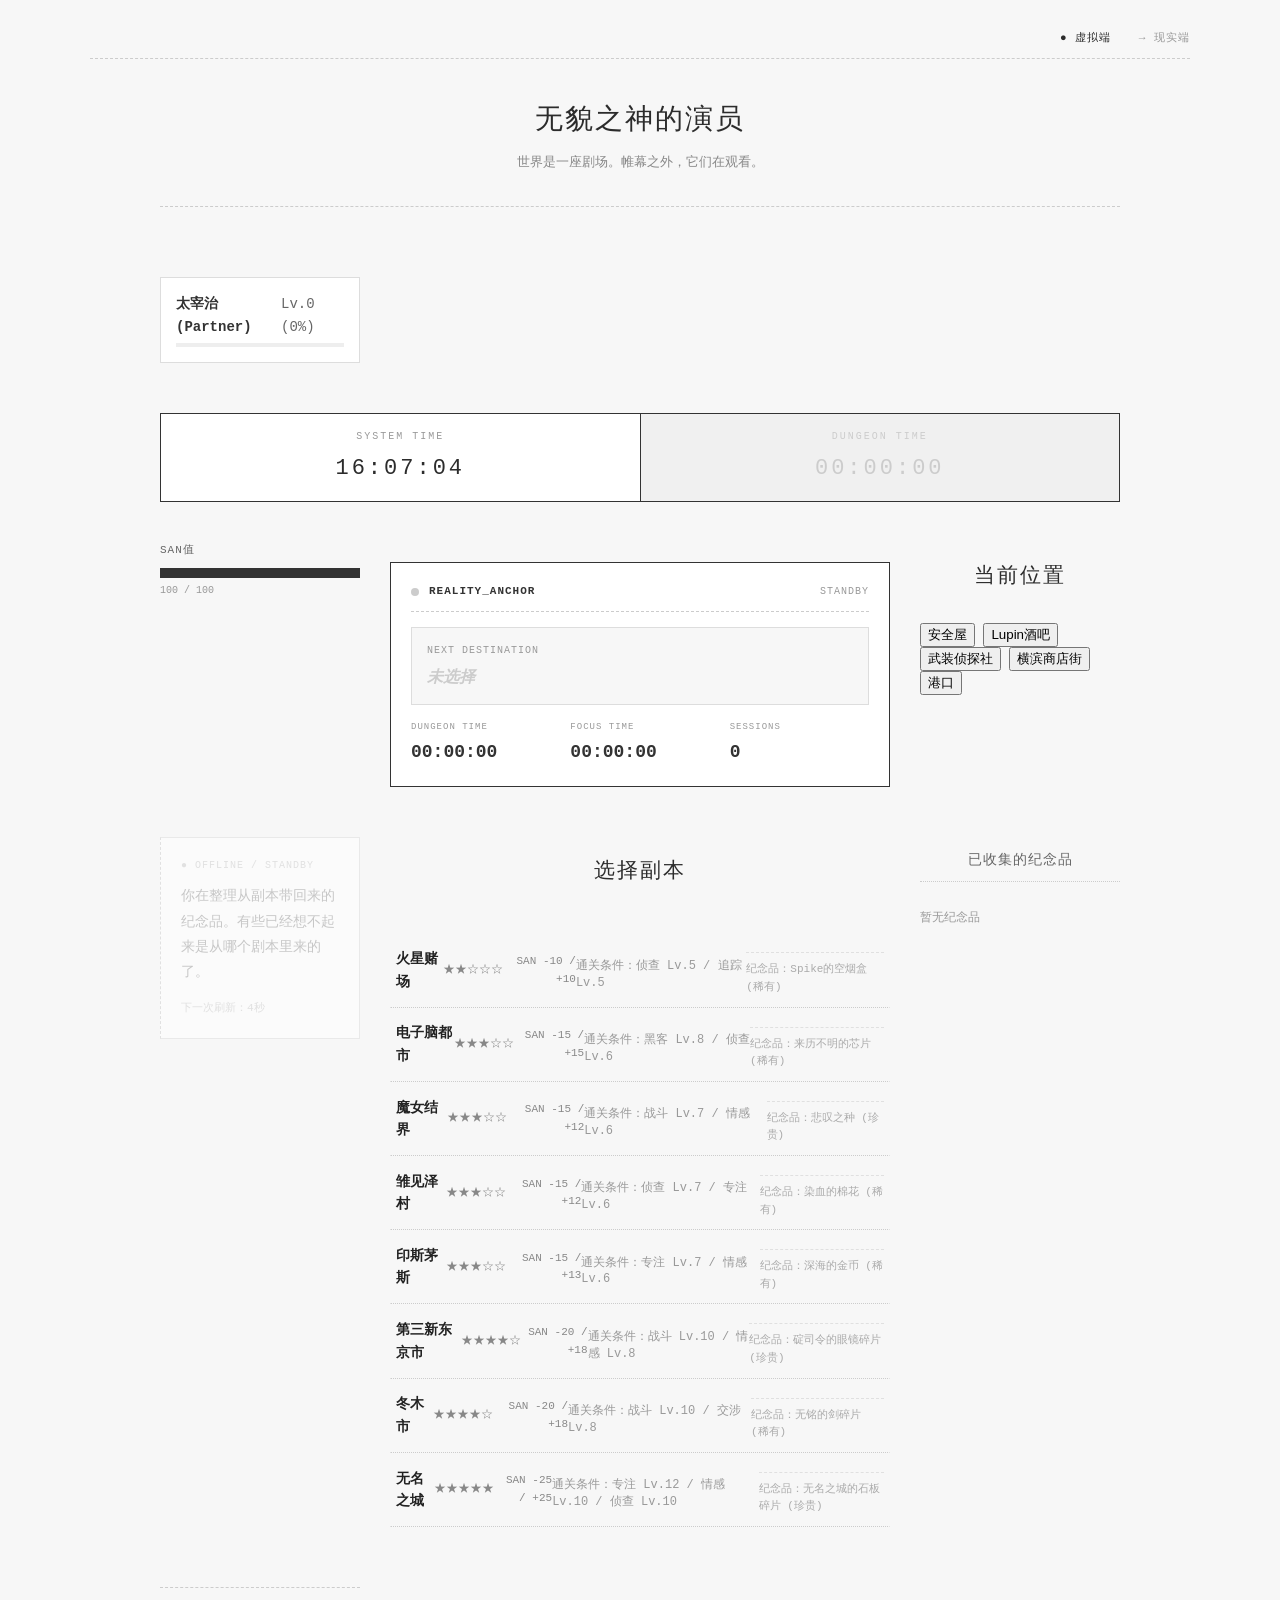
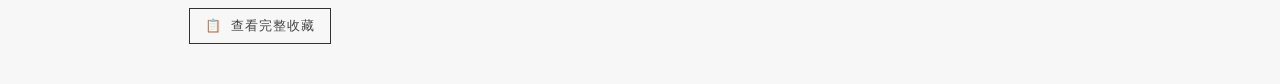
<file: index.html>
<!DOCTYPE html>
<html lang="zh-CN">
<head>
    <meta charset="UTF-8">
    <meta name="viewport" content="width=device-width, initial-scale=1.0">
    <title>无貌之神的演员 - 后台</title>
    <link rel="stylesheet" href="css/backend.css">
    <link rel="stylesheet" href="css/adr_real.css">
    <style>
        .page-nav {
            max-width: 1100px;
            margin: 0 auto 0;
            padding: 10px 0;
            font-family: "Courier New", Courier, monospace;
            font-size: 11px;
            letter-spacing: 1px;
            text-transform: uppercase;
            text-align: right;
            border-bottom: 1px dashed #ccc;
        }
        .page-nav .nav-current {
            color: #2c2c2c;
            margin-right: 20px;
        }
        .page-nav .nav-link {
            color: #999;
            text-decoration: none;
            transition: color 0.2s;
        }
        .page-nav .nav-link:hover {
            color: #2c2c2c;
        }

        /* ===== 时间显示模块 ===== */
        .time-panel {
            grid-column: 1 / -1;
            display: flex;
            gap: 0;
            font-family: "Courier New", Courier, monospace;
            border: 1px solid #333;
            margin-bottom: 10px;
        }
        .time-block {
            flex: 1;
            padding: 15px 20px;
            text-align: center;
            transition: all 0.5s ease;
        }
        .time-block + .time-block {
            border-left: 1px solid #333;
        }
        .time-block-label {
            font-size: 10px;
            letter-spacing: 2px;
            text-transform: uppercase;
            margin-bottom: 6px;
            color: #999;
        }
        .time-block-value {
            font-size: 22px;
            letter-spacing: 3px;
            color: #2c2c2c;
        }
        /* 正常态：系统时间亮，副本时间暗 */
        .time-block.system-time {
            background: #fff;
        }
        .time-block.dungeon-time {
            background: #f0f0f0;
        }
        .time-block.dungeon-time .time-block-label,
        .time-block.dungeon-time .time-block-value {
            color: #ccc;
        }
        /* 副本中：系统时间黑底，副本时间亮 */
        .time-block.system-time.in-dungeon {
            background: #2c2c2c;
        }
        .time-block.system-time.in-dungeon .time-block-label {
            color: #666;
        }
        .time-block.system-time.in-dungeon .time-block-value {
            color: #999;
        }
        .time-block.dungeon-time.in-dungeon {
            background: #fff;
        }
        .time-block.dungeon-time.in-dungeon .time-block-label {
            color: #999;
        }
        .time-block.dungeon-time.in-dungeon .time-block-value {
            color: #2c2c2c;
        }

        /* ===== 副本进行中遮罩 ===== */
        .dungeon-active-overlay {
            display: none;
            grid-column: 1 / -1;
            text-align: center;
            padding: 30px 20px;
            border: 1px dashed #333;
            background: repeating-linear-gradient(
                45deg,
                transparent,
                transparent 10px,
                rgba(0,0,0,0.02) 10px,
                rgba(0,0,0,0.02) 20px
            );
            font-family: "Courier New", Courier, monospace;
        }
        .dungeon-active-overlay.active {
            display: block;
        }
        .dungeon-active-overlay .overlay-title {
            font-size: 14px;
            letter-spacing: 2px;
            text-transform: uppercase;
            color: #333;
            margin-bottom: 10px;
        }
        .dungeon-active-overlay .overlay-dungeon-name {
            font-size: 18px;
            font-weight: bold;
            color: #2c2c2c;
            margin-bottom: 15px;
        }
        .dungeon-active-overlay .overlay-hint {
            font-size: 11px;
            color: #999;
            letter-spacing: 1px;
        }
        .dungeon-active-overlay .btn-return-dungeon {
            margin-top: 15px;
            padding: 10px 30px;
            background: #2c2c2c;
            color: #fff;
            border: none;
            font-family: "Courier New", Courier, monospace;
            font-size: 12px;
            letter-spacing: 1px;
            text-transform: uppercase;
            cursor: pointer;
        }
        .dungeon-active-overlay .btn-return-dungeon:hover {
            background: #000;
        }
    </style>
</head>
<body class="backend">
    <nav class="page-nav">
        <span class="nav-current">● 虚拟端</span>
        <a href="app.html" class="nav-link">→ 现实端</a>
    </nav>
    <div class="backend-container">
        <div class="backend-header">
            <h1>无貌之神的演员</h1>
            <p class="subtitle">世界是一座剧场。帷幕之外，它们在观看。</p>
        </div>

        <div class="time-panel">
            <div class="time-block system-time" id="systemTimeBlock">
                <div class="time-block-label">System Time</div>
                <div class="time-block-value" id="systemTimeValue">--:--:--</div>
            </div>
            <div class="time-block dungeon-time" id="dungeonTimeBlock">
                <div class="time-block-label">Dungeon Time</div>
                <div class="time-block-value" id="dungeonTimeValue">00:00:00</div>
            </div>
        </div>

        <div class="dungeon-active-overlay" id="dungeonOverlay">
            <div class="overlay-title">● Dungeon in Progress</div>
            <div class="overlay-dungeon-name" id="overlayDungeonName">---</div>
            <div class="overlay-hint">现实端任务进行中，副本正在推进</div>
            <button class="btn-return-dungeon" onclick="returnToDungeon()">返回副本</button>
        </div>

        <div class="san-container">
            <div class="san-label">SAN值</div>
            <div class="san-bar-container">
                <div class="san-bar" id="sanBar"></div>
            </div>
            <div class="san-value"><span id="sanValue">100</span> / 100</div>
        </div>

        <div class="location-selector">
            <h2>当前位置</h2>
            <div class="location-buttons" id="locationButtons">
                <button class="location-btn active" data-location="home">安全屋</button>
                <button class="location-btn" data-location="bar">Lupin酒吧</button>
                <button class="location-btn" data-location="office">武装侦探社</button>
                <button class="location-btn" data-location="town">横滨商店街</button>
                <button class="location-btn" data-location="port">港口</button>
            </div>
        </div>

        <div class="text-display">
            <div class="text-content" id="textContent">加载中...</div>
            <div class="text-timer">下一次刷新：<span id="textTimer">5</span>秒</div>
        </div>

        <div class="actions">
            <h2>选择副本</h2>
            <div class="dungeon-selection" id="dungeonSelection">
                </div>
        </div>

        <div class="souvenirs-section">
            <h2>已收集的纪念品</h2>
            <div class="souvenirs-grid" id="souvenirsGrid">
                </div>
        </div>

        <div style="text-align: center; margin-top: 30px; border-top: 1px dashed #ccc; padding-top: 20px;">
            <button class="btn" onclick="window.location.href='collection.html'">📋 查看完整收藏</button>
        </div>
    </div>

    <div id="event-popup" class="event-popup" style="display: none;">
        <h3 id="event-title" class="event-title">事件标题</h3>
        
        <div class="event-content">
            <div id="event-text" class="event-text">事件内容...</div>
            
            <div id="event-effect" class="event-effect" style="display:none;"></div>
        </div>

        <div id="event-choices" class="event-choices"></div>

        <div id="event-actions" class="event-actions">
            <button id="event-close-btn" onclick="closeEventPopup()" class="btn">继续</button>
        </div>
    </div>

    <script src="js/shared.js"></script>
    <script src="js/backend/main.js"></script>
</body>
</html>
</file>
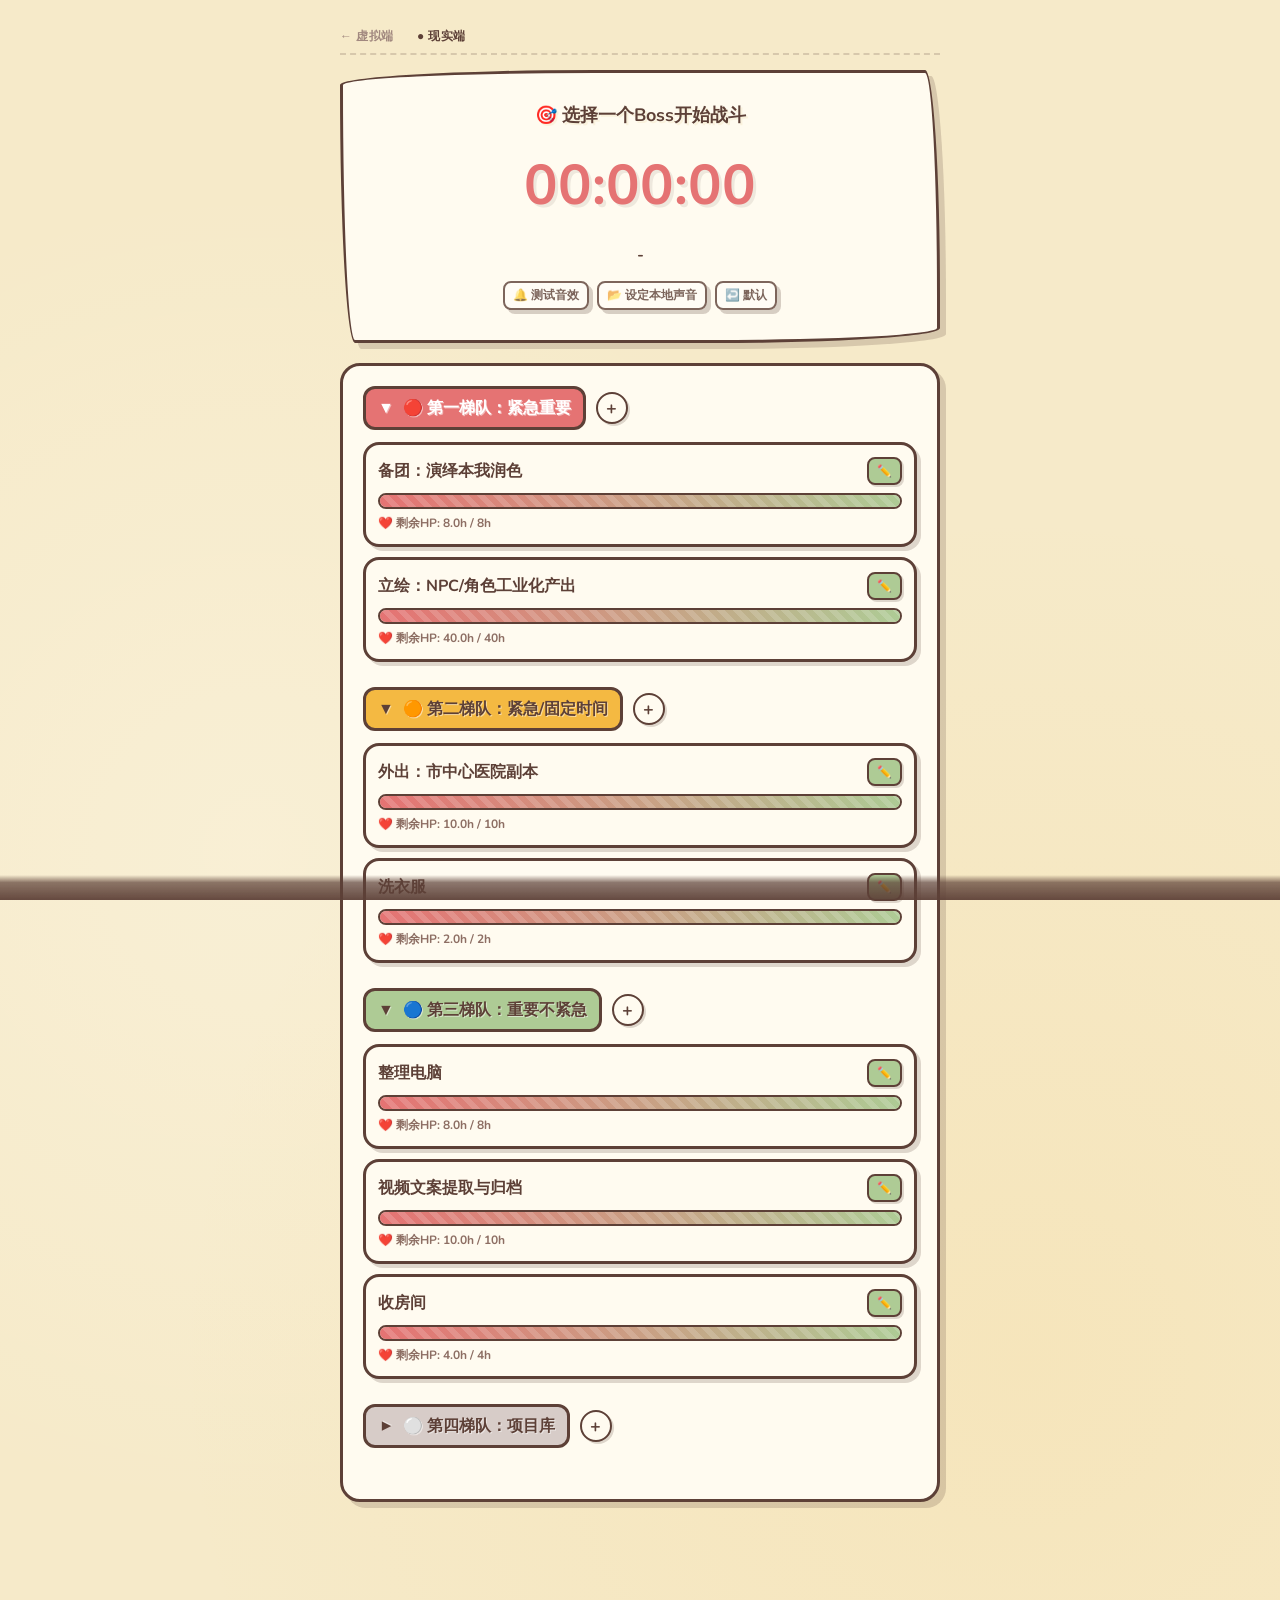
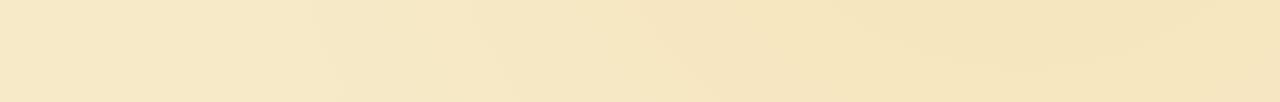
<file: app.html>
<!DOCTYPE html>
<html lang="zh-CN">
<head>
    <meta charset="UTF-8">
    <meta name="viewport" content="width=device-width, initial-scale=1.0">
    <title>任务Boss战</title>
    <style>
        @import url('https://fonts.googleapis.com/css2?family=Nunito:wght@400;700&display=swap');
        
        * {
            margin: 0;
            padding: 0;
            box-sizing: border-box;
        }
        
        body {
            font-family: 'Nunito', 'PingFang SC', sans-serif;
            background: #F6EAC9;
            min-height: 100vh;
            padding: 20px;
            padding-bottom: 180px;
            color: #5D4037;
            background-image: 
                radial-gradient(circle at 20% 50%, rgba(255,251,240,0.3) 0%, transparent 50%),
                radial-gradient(circle at 80% 80%, rgba(244,185,66,0.1) 0%, transparent 50%);
            overflow-y: auto;
        }
        
        .container {
            max-width: 600px;
            margin: 0 auto;
        }
        
        .page-nav {
            max-width: 600px;
            margin: 0 auto 15px;
            padding: 8px 0;
            font-family: 'Nunito', 'PingFang SC', sans-serif;
            font-size: 12px;
            font-weight: 700;
            letter-spacing: 0.5px;
            text-align: left;
            border-bottom: 2px dashed rgba(93, 64, 55, 0.2);
        }
        .page-nav .nav-current {
            color: #5D4037;
            margin-left: 20px;
        }
        .page-nav .nav-link {
            color: #A1887F;
            text-decoration: none;
            transition: color 0.2s;
        }
        .page-nav .nav-link:hover {
            color: #5D4037;
        }
        
        .timer-display {
            background: #FFFBF0;
            border: 3px solid #5D4037;
            border-radius: 255px 15px 225px 15px / 15px 225px 15px 255px;
            padding: 30px;
            margin-bottom: 20px;
            text-align: center;
            box-shadow: 6px 6px 0px rgba(93, 64, 55, 0.2);
            transition: all 0.3s;
            position: relative;
        }
        
        .timer-display.active {
            background: linear-gradient(135deg, #FFE5B4 0%, #F4B942 100%);
            animation: pulse 2s infinite;
        }
        
        @keyframes pulse {
            0%, 100% { transform: scale(1); }
            50% { transform: scale(1.02); }
        }
        
        .current-task {
            font-size: 18px;
            font-weight: 700;
            margin-bottom: 10px;
            color: #5D4037;
            text-shadow: 2px 2px 0px rgba(246, 234, 201, 0.5);
        }
        
        .countdown {
            font-size: 56px;
            font-weight: 700;
            margin: 20px 0;
            font-variant-numeric: tabular-nums;
            color: #E57373;
            text-shadow: 3px 3px 0px rgba(93, 64, 55, 0.1);
        }
        
        .task-progress {
            font-size: 16px;
            font-weight: 700;
            color: #5D4037;
        }
        
        .controls {
            display: flex;
            gap: 10px;
            justify-content: center;
            margin-top: 20px;
        }
        
        /* 音效设置区域 */
        .sound-controls {
            margin-top: 15px;
            display: flex;
            justify-content: center;
            gap: 8px;
            opacity: 0.8;
            transition: opacity 0.3s;
        }
        
        .sound-controls:hover {
            opacity: 1;
        }

        .btn-sound-small {
            padding: 4px 8px;
            border: 2px solid #5D4037;
            border-radius: 8px;
            font-size: 12px;
            background: rgba(255, 255, 255, 0.5);
            cursor: pointer;
            color: #5D4037;
            font-weight: 700;
        }

        .btn-sound-small:hover {
            background: #AECB95;
        }
        
        button {
            padding: 12px 24px;
            border: 3px solid #5D4037;
            border-radius: 12px;
            font-size: 16px;
            font-weight: 700;
            font-family: 'Nunito', sans-serif;
            cursor: pointer;
            transition: all 0.1s;
            box-shadow: 4px 4px 0px rgba(93, 64, 55, 0.3);
            color: #5D4037;
        }
        
        button:active {
            transform: translate(2px, 2px);
            box-shadow: 2px 2px 0px rgba(93, 64, 55, 0.3);
        }
        
        .btn-stop {
            background: #E57373;
            color: white;
        }
        
        .btn-pause {
            background: #F4B942;
        }
        
        .tasks {
            background: #FFFBF0;
            border: 3px solid #5D4037;
            border-radius: 20px;
            padding: 20px;
            box-shadow: 6px 6px 0px rgba(93, 64, 55, 0.2);
            min-height: 200px;
            margin-bottom: 20px;
        }
        
        .tier {
            margin-bottom: 25px;
            min-height: 50px; 
        }
        
        .tier-header {
            display: flex;
            align-items: center;
            margin-bottom: 12px;
            gap: 10px;
        }

        .tier-title {
            font-size: 16px;
            font-weight: 700;
            padding: 8px 12px;
            border-radius: 12px;
            display: inline-block;
            text-shadow: 1px 1px 0px rgba(255,255,255,0.5);
            cursor: pointer;
            user-select: none;
        }

        .add-task-btn {
            background: #FFFBF0;
            border: 2px solid #5D4037;
            border-radius: 50%;
            width: 32px;
            height: 32px;
            display: flex;
            align-items: center;
            justify-content: center;
            cursor: pointer;
            font-weight: bold;
            font-size: 18px;
            color: #5D4037;
            box-shadow: 2px 2px 0px rgba(93, 64, 55, 0.2);
            transition: transform 0.1s;
        }

        .add-task-btn:active {
            transform: scale(0.9);
        }
        
        .tier-red .tier-title { 
            background: #E57373; 
            color: white;
            border: 3px solid #5D4037;
        }
        .tier-orange .tier-title { 
            background: #F4B942; 
            border: 3px solid #5D4037;
        }
        .tier-blue .tier-title { 
            background: #AECB95; 
            border: 3px solid #5D4037;
        }
        .tier-gray .tier-title { 
            background: #D7CCC8; 
            border: 3px solid #5D4037;
        }
        
        .task-item {
            background: #FFFBF0;
            border: 3px solid #5D4037;
            border-radius: 16px;
            padding: 12px;
            margin-bottom: 10px;
            cursor: grab;
            transition: transform 0.2s, box-shadow 0.2s, background 0.2s, opacity 0.2s;
            box-shadow: 4px 4px 0px rgba(93, 64, 55, 0.2);
            position: relative;
        }

        .task-item:active {
            cursor: grabbing;
        }

        .task-item.dragging {
            opacity: 0.5;
            background: #FFF8E1;
            transform: scale(0.98);
            border: 3px dashed #5D4037;
        }
        
        .task-item:hover {
            background: #FFF8E1;
            transform: translateY(-2px);
            box-shadow: 6px 6px 0px rgba(93, 64, 55, 0.2);
        }
        
        .task-item.completed {
            opacity: 0.5;
            cursor: default;
            filter: grayscale(0.5);
        }
        
        .task-name {
            font-weight: 700;
            margin-bottom: 8px;
            display: flex;
            justify-content: space-between;
            align-items: center;
        }
        
        .edit-btn {
            background: #AECB95;
            border: 2px solid #5D4037;
            border-radius: 8px;
            padding: 4px 8px;
            font-size: 12px;
            cursor: pointer;
            box-shadow: 2px 2px 0px rgba(93, 64, 55, 0.2);
        }
        
        .edit-btn:active {
            transform: translate(1px, 1px);
            box-shadow: 1px 1px 0px rgba(93, 64, 55, 0.2);
        }
        
        .hp-bar-container {
            background: #E0D6BC;
            height: 16px;
            border-radius: 8px;
            border: 2px solid #5D4037;
            overflow: hidden;
            margin-bottom: 6px;
            position: relative;
        }
        
        .hp-bar-fill {
            height: 100%;
            transition: width 0.5s ease;
            background: linear-gradient(90deg, #E57373 0%, #AECB95 100%);
            background-image: 
                linear-gradient(45deg, rgba(255,255,255,.15) 25%, transparent 25%, transparent 50%, rgba(255,255,255,.15) 50%, rgba(255,255,255,.15) 75%, transparent 75%, transparent),
                linear-gradient(90deg, #E57373 0%, #AECB95 100%);
            background-size: 1rem 1rem, 100% 100%;
            position: relative;
        }
        
        .hp-bar-fill.low {
            background: linear-gradient(90deg, #E57373 0%, #E57373 100%);
            background-image: 
                linear-gradient(45deg, rgba(255,255,255,.15) 25%, transparent 25%, transparent 50%, rgba(255,255,255,.15) 50%, rgba(255,255,255,.15) 75%, transparent 75%, transparent),
                linear-gradient(90deg, #E57373 0%, #E57373 100%);
            background-size: 1rem 1rem, 100% 100%;
            animation: shake 0.5s;
        }
        
        @keyframes shake {
            0%, 100% { transform: translateX(0); }
            25% { transform: translateX(-2px); }
            75% { transform: translateX(2px); }
        }
        
        .task-hours {
            font-size: 12px;
            color: #8D6E63;
            font-weight: 700;
        }
        
        .rest-modal {
            display: none;
            position: fixed;
            top: 0;
            left: 0;
            right: 0;
            bottom: 0;
            background: rgba(93, 64, 55, 0.8);
            justify-content: center;
            align-items: center;
            z-index: 1000;
            animation: fadeIn 0.3s;
        }
        
        @keyframes fadeIn {
            from { opacity: 0; }
            to { opacity: 1; }
        }
        
        .rest-modal.show {
            display: flex;
        }
        
        .rest-content {
            background: #FFFBF0;
            padding: 40px;
            border-radius: 255px 15px 225px 15px / 15px 225px 15px 255px;
            border: 4px solid #5D4037;
            text-align: center;
            max-width: 400px;
            box-shadow: 8px 8px 0px rgba(93, 64, 55, 0.3);
            animation: bounceIn 0.5s;
        }
        
        @keyframes bounceIn {
            0% { transform: scale(0.3); }
            50% { transform: scale(1.05); }
            70% { transform: scale(0.9); }
            100% { transform: scale(1); }
        }
        
        .rest-content h2 {
            font-size: 32px;
            margin-bottom: 20px;
            color: #E57373;
            text-shadow: 2px 2px 0px rgba(246, 234, 201, 0.5);
        }
        
        .rest-content p {
            font-size: 18px;
            margin-bottom: 30px;
            color: #5D4037;
            line-height: 1.6;
        }
        
        .btn-continue {
            background: #AECB95;
            color: #5D4037;
            padding: 15px 40px;
            font-size: 18px;
            border: 3px solid #5D4037;
            box-shadow: 4px 4px 0px rgba(93, 64, 55, 0.3);
        }
        
        .edit-modal {
            display: none;
            position: fixed;
            top: 0;
            left: 0;
            right: 0;
            bottom: 0;
            background: rgba(93, 64, 55, 0.8);
            justify-content: center;
            align-items: center;
            z-index: 1001;
        }
        
        .edit-modal.show {
            display: flex;
        }
        
        .edit-content {
            background: #FFFBF0;
            padding: 30px;
            border-radius: 20px;
            border: 3px solid #5D4037;
            box-shadow: 6px 6px 0px rgba(93, 64, 55, 0.3);
            width: 320px;
        }
        
        .edit-content h3 {
            margin-bottom: 20px;
            color: #5D4037;
        }

        .edit-label {
            display: block;
            margin-bottom: 5px;
            font-weight: bold;
            font-size: 14px;
        }
        
        .edit-content input {
            width: 100%;
            padding: 12px;
            border: 3px solid #5D4037;
            border-radius: 12px;
            font-size: 16px;
            font-family: 'Nunito', sans-serif;
            margin-bottom: 15px;
            background: white;
        }
        
        .edit-buttons {
            display: flex;
            gap: 10px;
        }
        
        .btn-save {
            background: #AECB95;
            flex: 1;
        }
        
        .btn-cancel {
            background: #D7CCC8;
            flex: 1;
        }
        
        .btn-delete {
            background: #E57373;
            color: white;
            flex: 0.5;
            display: flex;
            align-items: center;
            justify-content: center;
        }

        .tier-collapse-icon {
            display: inline-block;
            transition: transform 0.3s;
            margin-right: 5px;
        }
        
        .tier-header.collapsed .tier-collapse-icon {
            transform: rotate(-90deg);
        }
        
        .tier-items {
            min-height: 10px; /* target area for empty lists */
            transition: max-height 0.3s ease;
        }
        
        .tier-items.collapsed {
            display: none;
        }
    
        /* ========== 太宰治消息列表 ========== */
        .lover-message-container {
            position: fixed;
            bottom: 0;
            left: 0;
            right: 0;
            max-height: 150px;
            background: linear-gradient(to top, rgba(93, 64, 55, 0.95) 0%, rgba(93, 64, 55, 0.7) 70%, transparent 100%);
            padding: 10px 20px 15px 20px;
            z-index: 100;
        }
        
        .message-list {
            display: flex;
            flex-direction: column;
            gap: 6px;
            max-height: 120px;
            overflow-y: auto;
        }
        
        .lover-message {
            align-self: flex-end;
            max-width: 80%;
            padding: 8px 14px;
            background: linear-gradient(135deg, #FFE5B4 0%, #F4B942 100%);
            border: 2px solid #5D4037;
            border-radius: 15px 15px 5px 15px;
            font-size: 14px;
            color: #5D4037;
            font-weight: 600;
            box-shadow: 2px 2px 0px rgba(0,0,0,0.1);
            animation: messageIn 0.3s ease;
        }
        
        @keyframes messageIn {
            from { 
                opacity: 0; 
                transform: translateY(10px) scale(0.95);
            }
            to { 
                opacity: 1; 
                transform: translateY(0) scale(1);
            }
        }
        
        .message-list::-webkit-scrollbar {
            width: 4px;
        }
        
        .message-list::-webkit-scrollbar-track {
            background: transparent;
        }
        
        .message-list::-webkit-scrollbar-thumb {
            background: rgba(255,255,255,0.3);
            border-radius: 2px;
        }
    
    </style>
</head>
<body>
    <nav class="page-nav">
        <a href="index.html" class="nav-link">← 虚拟端</a>
        <span class="nav-current">● 现实端</span>
    </nav>
    <div class="container">
        <div class="timer-display" id="timerDisplay">
            <div class="current-task" id="currentTaskName">🎯 选择一个Boss开始战斗</div>
            <div class="countdown" id="countdown">00:00:00</div>
            <div class="task-progress" id="taskProgress">-</div>
            
            <div class="controls" id="controls" style="display:none;">
                <button class="btn-pause" id="pauseBtn">⏸ 暂停</button>
                <button class="btn-stop" id="stopBtn">⏹ 停止</button>
            </div>

            <!-- 音效设置面板，鹤见君的需求 -->
            <div class="sound-controls">
                <button class="btn-sound-small" onclick="testAlarm()" title="测试当前闹铃声音">🔔 测试音效</button>
                <button class="btn-sound-small" onclick="document.getElementById('soundUpload').click()" title="上传自定义MP3/WAV">📂 设定本地声音</button>
                <button class="btn-sound-small" onclick="resetSound()" title="恢复默认哔哔声">↩️ 默认</button>
                <input type="file" id="soundUpload" accept="audio/*" style="display:none" onchange="handleSoundUpload(this)">
            </div>
        </div>
        
        <div class="tasks" id="tasksList"></div>
    </div>
    
    
    <!-- 太宰治消息列表 -->
    <div class="lover-message-container">
        <div class="message-list" id="messageList">
            <!-- 消息动态生成 -->
        </div>
    </div>
    
    <div class="rest-modal" id="restModal">
        <div class="rest-content">
            <h2>🐱 喵~</h2>
            <p>鹤见君，你已经专注了很久啦！<br>休息一下，喝口水吧~ ☕</p>
            <button class="btn-continue" onclick="closeRestModal()">知道了！</button>
        </div>
    </div>
    
    <div class="edit-modal" id="editModal">
        <div class="edit-content">
            <h3>✏️ 修改Boss属性</h3>
            
            <label class="edit-label">任务名称</label>
            <input type="text" id="editNameInput" placeholder="输入任务名称">
            
            <label class="edit-label">总时长 (小时)</label>
            <input type="number" id="editTimeInput" min="0" step="0.5" placeholder="输入新的总时长">
            
            <div class="edit-buttons">
                <button class="btn-save" onclick="saveEdit()">保存</button>
                <button class="btn-cancel" onclick="closeEditModal()">取消</button>
                <button class="btn-delete" onclick="deleteTask()" title="删除">🗑️</button>
            </div>
        </div>
    </div>

    <script>
        // 默认数据
        const defaultTasks = [
            {tier: 'red', tierName: '🔴 第一梯队：紧急重要', items: [
                {name: '备团：演绎本我润色', total: 8},
                {name: '立绘：NPC/角色工业化产出', total: 40}
            ]},
            {tier: 'orange', tierName: '🟠 第二梯队：紧急/固定时间', items: [
                {name: '外出：市中心医院副本', total: 10},
                {name: '洗衣服', total: 2}
            ]},
            {tier: 'blue', tierName: '🔵 第三梯队：重要不紧急', items: [
                {name: '整理电脑', total: 8},
                {name: '视频文案提取与归档', total: 10},
                {name: '收房间', total: 4}
            ]},
            {tier: 'gray', tierName: '⚪ 第四梯队：项目库', collapsed: true, items: [
                {name: '小丑牌Demo', total: 200},
                {name: '生活手游数值化正反馈设计师', total: 100},
                {name: '雾箱解谜AVG游戏', total: 80},
                {name: '渡园之+林中小屋replay', total: 60},
                {name: '星露谷AI电子室友Demo', total: 50},
                {name: '跑团问卷名片', total: 50},
                {name: '雾都孤儿 DOL 叙事插件', total: 40},
                {name: '明镜replay', total: 30},
                {name: '文豪野犬AVG开发', total: 20},
                {name: '共同设计时间协同Demo', total: 20},
                {name: '扣子Replay制作软件', total: 10},
                {name: '营销工具设计', total: 10},
                {name: '信息差商业发现工具', total: 10},
                {name: '亮光同人图', total: 10},
                {name: '审美导师', total: 10},
                {name: 'MCP，AI工具整理', total: 8},
                {name: 'Ob笔记 整理prompt', total: 4},
                {name: '谷歌AI账号整理', total: 2}
            ]}
        ];

        let tasks = [];
        let timer = null;
        let isPaused = false;
        let currentTask = null;
        let editingTask = null;
        let editingTaskCoords = null;
        
        // ========== 时间戳计时系统（修复后台计时问题）==========
        const TIMER_STATE_KEY = 'taskBoss_timer_state';
        let timerStartTimestamp = null;    // 计时开始的时间戳
        let totalPausedMs = 0;             // 累计暂停的毫秒数
        let pausedAtTimestamp = null;      // 暂停时的时间戳
        let sessionLimitSeconds = 0;       // 本局上限（秒）
        
        // ========== 太宰治文本池 ==========
        const DAZAI_TEXT_POOL = {
            TASK_CHAT: {
                START: ["那就开始吧。", "又要工作了？", "啊啊，真麻烦。", "去吧去吧。", "加油咯。"],
                PAUSE: ["累了？", "要休息吗？", "逃跑了啊。", "偷懒可不好哦。", "稍微歇歇吧。"],
                COMPLETE: ["做得很好。", "辛苦了。", "比我想象的能干。", "这就结束了？", "不错嘛。"],
                RESUME: ["继续了？", "休息够了吗？", "嗯，去吧。", "别勉强自己。", "我在看着呢。"]
            }
        };
        
        // ========== 消息系统 ==========
        const MESSAGES_KEY = 'lover_messages';
        
        function getLoverMessage(eventType) {
            let pool;
            switch(eventType) {
                case 'START_TASK': pool = DAZAI_TEXT_POOL.TASK_CHAT.START; break;
                case 'PAUSE_TASK': pool = DAZAI_TEXT_POOL.TASK_CHAT.PAUSE; break;
                case 'COMPLETE_TASK': pool = DAZAI_TEXT_POOL.TASK_CHAT.COMPLETE; break;
                case 'RESUME_TASK': pool = DAZAI_TEXT_POOL.TASK_CHAT.RESUME; break;
                default: pool = DAZAI_TEXT_POOL.TASK_CHAT.START;
            }
            return pool[Math.floor(Math.random() * pool.length)];
        }
        
        function addMessageToList(text) {
            let messages = JSON.parse(localStorage.getItem(MESSAGES_KEY) || '{"messages":[]}');
            messages.messages.push({
                id: "msg_" + Date.now(),
                text: text,
                timestamp: Date.now()
            });
            if (messages.messages.length > 50) {
                messages.messages = messages.messages.slice(-50);
            }
            localStorage.setItem(MESSAGES_KEY, JSON.stringify(messages));
            renderMessageList();
        }
        
        function renderMessageList() {
            const container = document.getElementById('messageList');
            if (!container) return;
            
            const messages = JSON.parse(localStorage.getItem(MESSAGES_KEY) || '{"messages":[]}');
            container.innerHTML = '';
            
            const recentMessages = messages.messages.slice(-10);
            recentMessages.forEach((msg, index) => {
                const div = document.createElement('div');
                div.className = 'lover-message';
                div.textContent = msg.text;
                div.style.opacity = Math.min(1, 0.3 + (index / recentMessages.length) * 0.7);
                container.appendChild(div);
            });
            
            container.scrollTop = container.scrollHeight;
        }
        
        // ========== 信号发送系统 ==========
        function sendSignal(type) {
            const packet = {
                type: type,
                timestamp: Date.now()
            };
            localStorage.setItem('reality_anchor_signal', JSON.stringify(packet));
            console.log("📡 [信号发送] " + type);
        } 
        
        // 默认的“复古”提示音
        const DEFAULT_AUDIO_SRC = '[data-uri]';
        
        // 动态加载音频
        let audio = new Audio();
        
        function initAudio() {
            const savedAudio = localStorage.getItem('customAlarmSound');
            if (savedAudio) {
                audio.src = savedAudio;
            } else {
                audio.src = DEFAULT_AUDIO_SRC;
            }
        }

        function initData() {
            const savedData = localStorage.getItem('taskBoss_v2_data');
            if (savedData) {
                try {
                    tasks = JSON.parse(savedData);
                } catch(e) {
                    tasks = loadDefaults();
                }
            } else {
                tasks = loadDefaults();
            }
            saveProgress();
            initAudio(); // 初始化音频
        }

        function loadDefaults() {
            return JSON.parse(JSON.stringify(defaultTasks)).map(tier => {
                tier.items = tier.items.map(task => {
                    return {
                        id: 'task_' + Math.random().toString(36).substr(2, 9),
                        name: task.name,
                        total: task.total,
                        remaining: task.total
                    };
                });
                return tier;
            });
        }

        function saveProgress() {
            localStorage.setItem('taskBoss_v2_data', JSON.stringify(tasks));
        }

        // --- 音效相关逻辑 ---
        
        function testAlarm() {
            // 鹤见君，记得不要在图书馆里点这个哦
            audio.currentTime = 0;
            audio.play().catch(e => alert("播放失败了，可能是浏览器权限问题，试着点一下页面其他地方再试？"));
        }

        function handleSoundUpload(input) {
            const file = input.files[0];
            if (!file) return;

            // 限制大小，不然LocalStorage会炸掉，你的浏览器也会恨你的
            if (file.size > 2 * 1024 * 1024) { // 2MB limit
                alert("太大了！鹤见君，音频文件请控制在2MB以内。我们不需要一整首交响乐来做闹铃。");
                return;
            }

            const reader = new FileReader();
            reader.onload = function(e) {
                const result = e.target.result;
                try {
                    localStorage.setItem('customAlarmSound', result);
                    audio.src = result;
                    alert("设置成功！点击“测试音效”听听看吧。");
                } catch (e) {
                    alert("存储空间不足，看来你的Local Storage塞满了东西呢。");
                }
            };
            reader.readAsDataURL(file);
        }

        function resetSound() {
            if(confirm("确定要换回默认的哔哔声吗？")) {
                localStorage.removeItem('customAlarmSound');
                audio.src = DEFAULT_AUDIO_SRC;
                alert("已恢复默认设置。");
            }
        }

        // --- 渲染逻辑 (保持原样) ---

        function renderTasks() {
            const container = document.getElementById('tasksList');
            container.innerHTML = '';
            
            tasks.forEach((tier, tierIndex) => {
                const tierDiv = document.createElement('div');
                tierDiv.className = `tier tier-${tier.tier}`;
                
                const header = document.createElement('div');
                header.className = 'tier-header';
                if (tier.collapsed) header.classList.add('collapsed');
                
                const title = document.createElement('div');
                title.className = 'tier-title';
                title.innerHTML = `<span class="tier-collapse-icon">▼</span> ${tier.tierName}`;
                title.onclick = () => toggleTier(tier, tierIndex);
                
                const addBtn = document.createElement('div');
                addBtn.className = 'add-task-btn';
                addBtn.textContent = '+';
                addBtn.title = '添加新任务';
                addBtn.onclick = (e) => {
                    e.stopPropagation();
                    addNewTask(tierIndex);
                };

                header.appendChild(title);
                header.appendChild(addBtn);
                tierDiv.appendChild(header);
                
                const itemsContainer = document.createElement('div');
                itemsContainer.className = 'tier-items';
                itemsContainer.dataset.tierIndex = tierIndex; 
                if (tier.collapsed) itemsContainer.classList.add('collapsed');
                
                itemsContainer.addEventListener('dragover', handleDragOver);
                itemsContainer.addEventListener('drop', (e) => handleDrop(e, tierIndex));
                itemsContainer.addEventListener('dragleave', handleDragLeave);

                tier.items.forEach((task, taskIndex) => {
                    const taskDiv = document.createElement('div');
                    taskDiv.className = 'task-item';
                    taskDiv.draggable = true;
                    if (task.remaining <= 0) {
                        taskDiv.classList.add('completed');
                    }
                    
                    taskDiv.addEventListener('dragstart', (e) => handleDragStart(e, tierIndex, taskIndex));
                    taskDiv.addEventListener('dragend', handleDragEnd);
                    
                    const hpPercent = (task.remaining / task.total) * 100;
                    
                    taskDiv.innerHTML = `
                        <div class="task-name">
                            <span>${task.name}</span>
                            <button class="edit-btn" onclick="event.stopPropagation(); openEditModal(${tierIndex}, ${taskIndex})">✏️</button>
                        </div>
                        <div class="hp-bar-container">
                            <div class="hp-bar-fill ${hpPercent < 30 ? 'low' : ''}" style="width: ${hpPercent}%"></div>
                        </div>
                        <div class="task-hours">❤️ 剩余HP: ${task.remaining.toFixed(1)}h / ${task.total}h</div>
                    `;
                    
                    if (task.remaining > 0) {
                        taskDiv.onclick = (e) => {
                            startTask(task);
                        };
                    }
                    
                    itemsContainer.appendChild(taskDiv);
                });
                
                tierDiv.appendChild(itemsContainer);
                container.appendChild(tierDiv);
            });
        }

        function toggleTier(tier, index) {
            tier.collapsed = !tier.collapsed;
            saveProgress();
            renderTasks();
        }

        // --- DnD Logic ---

        let draggedItem = null;

        function handleDragStart(e, tierIndex, taskIndex) {
            draggedItem = { tierIndex, taskIndex };
            e.target.classList.add('dragging');
            e.dataTransfer.effectAllowed = 'move';
            e.dataTransfer.setData('text/plain', JSON.stringify(draggedItem));
        }

        function handleDragEnd(e) {
            e.target.classList.remove('dragging');
            document.querySelectorAll('.drag-over').forEach(el => el.classList.remove('drag-over'));
            draggedItem = null;
        }

        function handleDragOver(e) {
            e.preventDefault(); 
            e.dataTransfer.dropEffect = 'move';
            return false;
        }

        function handleDragLeave(e) {
        }

        function handleDrop(e, targetTierIndex) {
            e.stopPropagation(); 
            
            if (!draggedItem) return false;

            const target = e.target.closest('.task-item');
            const container = e.target.closest('.tier-items');
            
            let targetTaskIndex;
            
            if (target) {
                const rect = target.getBoundingClientRect();
                const midY = rect.top + rect.height / 2;
                const siblings = Array.from(container.children);
                const hoverIndex = siblings.indexOf(target);
                
                if (e.clientY < midY) {
                    targetTaskIndex = hoverIndex;
                } else {
                    targetTaskIndex = hoverIndex + 1;
                }
            } else {
                targetTaskIndex = tasks[targetTierIndex].items.length;
            }

            moveTask(draggedItem.tierIndex, draggedItem.taskIndex, targetTierIndex, targetTaskIndex);
            
            return false;
        }

        function moveTask(fromTier, fromIdx, toTier, toIdx) {
            const taskToMove = tasks[fromTier].items[fromIdx];
            tasks[fromTier].items.splice(fromIdx, 1);
            
            if (fromTier === toTier && toIdx > fromIdx) {
                toIdx--;
            }
            
            tasks[toTier].items.splice(toIdx, 0, taskToMove);
            
            saveProgress();
            renderTasks();
        }

        // --- Editing Logic ---

        function openEditModal(tierIndex, taskIndex) {
            editingTaskCoords = { tierIndex, taskIndex };
            editingTask = tasks[tierIndex].items[taskIndex];
            
            document.getElementById('editNameInput').value = editingTask.name;
            document.getElementById('editTimeInput').value = editingTask.total;
            document.getElementById('editModal').classList.add('show');
        }

        function closeEditModal() {
            document.getElementById('editModal').classList.remove('show');
            editingTask = null;
            editingTaskCoords = null;
        }

        function saveEdit() {
            const newName = document.getElementById('editNameInput').value.trim();
            const newTotal = parseFloat(document.getElementById('editTimeInput').value);
            
            if (newName && newTotal && newTotal > 0 && editingTask) {
                const oldTotal = editingTask.total;
                const workedHours = oldTotal - editingTask.remaining;
                
                editingTask.name = newName;
                editingTask.total = newTotal;
                editingTask.remaining = Math.max(0, newTotal - workedHours);
                
                saveProgress();
                renderTasks();
            }
            closeEditModal();
        }
        
        function deleteTask() {
            if (editingTaskCoords && confirm('鹤见君，确定要删除这个任务吗？一旦删除就无法恢复了哦。')) {
                tasks[editingTaskCoords.tierIndex].items.splice(editingTaskCoords.taskIndex, 1);
                saveProgress();
                renderTasks();
                closeEditModal();
            }
        }
        
        // --- Add New Task ---
        
        function addNewTask(tierIndex) {
            const name = prompt("请输入新任务的名称：");
            if (name) {
                const totalStr = prompt("请输入总时长（小时）：", "2");
                const total = parseFloat(totalStr);
                
                if (!isNaN(total) && total > 0) {
                    const newTask = {
                        id: 'task_' + Math.now + Math.random(),
                        name: name,
                        total: total,
                        remaining: total
                    };
                    
                    tasks[tierIndex].items.push(newTask);
                    
                    if(tasks[tierIndex].collapsed) {
                        tasks[tierIndex].collapsed = false;
                    }
                    
                    saveProgress();
                    renderTasks();
                } else {
                    alert("时长格式不对哦，请输入数字。");
                }
            }
        }

        // --- Timer Logic (时间戳版本，修复后台计时) ---

        // 计算已过秒数（基于时间戳，不受后台节流影响）
        function getElapsedSeconds() {
            if (!timerStartTimestamp) return 0;
            
            let elapsed = Date.now() - timerStartTimestamp - totalPausedMs;
            if (isPaused && pausedAtTimestamp) {
                elapsed -= (Date.now() - pausedAtTimestamp);
            }
            return Math.floor(elapsed / 1000);
        }
        
        // 计算剩余秒数
        function getRemainingSeconds() {
            return Math.max(0, sessionLimitSeconds - getElapsedSeconds());
        }
        
        // 保存计时状态到localStorage
        function saveTimerState() {
            if (!currentTask) return;
            const state = {
                isRunning: timer !== null,
                isPaused: isPaused,
                taskId: currentTask.id,
                timerStartTimestamp: timerStartTimestamp,
                pausedAtTimestamp: pausedAtTimestamp,
                totalPausedMs: totalPausedMs,
                sessionLimitSeconds: sessionLimitSeconds
            };
            localStorage.setItem(TIMER_STATE_KEY, JSON.stringify(state));
        }
        
        // 清除计时状态
        function clearTimerState() {
            localStorage.removeItem(TIMER_STATE_KEY);
        }
        
        // 根据ID查找任务
        function findTaskById(taskId) {
            for (const tier of tasks) {
                for (const task of tier.items) {
                    if (task.id === taskId) return task;
                }
            }
            return null;
        }
        
        // 恢复计时状态（页面加载时调用）
        function restoreTimerState() {
            const saved = localStorage.getItem(TIMER_STATE_KEY);
            if (!saved) return false;
            
            try {
                const state = JSON.parse(saved);
                if (!state.isRunning || !state.taskId) {
                    clearTimerState();
                    return false;
                }
                
                currentTask = findTaskById(state.taskId);
                if (!currentTask || currentTask.remaining <= 0) {
                    clearTimerState();
                    return false;
                }
                
                timerStartTimestamp = state.timerStartTimestamp;
                totalPausedMs = state.totalPausedMs || 0;
                pausedAtTimestamp = state.pausedAtTimestamp;
                sessionLimitSeconds = state.sessionLimitSeconds;
                isPaused = state.isPaused;
                
                // 检查是否已超时
                if (getRemainingSeconds() <= 0) {
                    completeSession();
                    return true;
                }
                
                // 恢复UI
                document.getElementById('timerDisplay').classList.add('active');
                document.getElementById('currentTaskName').textContent = '⚔️ ' + currentTask.name;
                document.getElementById('controls').style.display = 'flex';
                document.getElementById('pauseBtn').textContent = isPaused ? '▶️ 继续' : '⏸ 暂停';
                
                // 重新启动定时器
                let saveCounter = 0;
                timer = setInterval(() => {
                    if (!isPaused) {
                        updateDisplay();
                        if (getRemainingSeconds() <= 0) {
                            completeSession();
                        }
                        // 每10秒自动保存一次状态
                        saveCounter++;
                        if (saveCounter >= 10) {
                            saveTimerState();
                            saveCounter = 0;
                        }
                    }
                }, 1000);
                
                updateDisplay();
                addMessageToList("……你回来了。");
                console.log('✅ 计时状态已恢复');
                return true;
            } catch(e) {
                console.error('恢复计时状态失败:', e);
                clearTimerState();
                return false;
            }
        }

        function startTask(task) {
            if (timer) {
                alert('请先停止当前任务');
                return;
            }
            
            currentTask = task;
            const sessionTime = Math.min(task.remaining, 2);
            sessionLimitSeconds = sessionTime * 3600;
            timerStartTimestamp = Date.now();
            totalPausedMs = 0;
            pausedAtTimestamp = null;
            isPaused = false;
            
            document.getElementById('timerDisplay').classList.add('active');
            document.getElementById('currentTaskName').textContent = '⚔️ ' + task.name;
            document.getElementById('controls').style.display = 'flex';
            document.getElementById('pauseBtn').textContent = '⏸ 暂停';
            
            // 保存状态
            saveTimerState();
            
            // 发送信号 & 显示消息
            sendSignal('ENTER_DUNGEON');
            addMessageToList(getLoverMessage('START_TASK'));
            
            let saveCounter = 0;
            timer = setInterval(() => {
                if (!isPaused) {
                    updateDisplay();
                    if (getRemainingSeconds() <= 0) {
                        completeSession();
                    }
                    // 每10秒自动保存一次状态（防止意外关闭丢失）
                    saveCounter++;
                    if (saveCounter >= 10) {
                        saveTimerState();
                        saveCounter = 0;
                    }
                }
            }, 1000);
            
            updateDisplay();
        }

        function updateDisplay() {
            const remaining = getRemainingSeconds();
            const h = Math.floor(remaining / 3600);
            const m = Math.floor((remaining % 3600) / 60);
            const s = Math.floor(remaining % 60);
            
            document.getElementById('countdown').textContent = 
                String(h).padStart(2,'0') + ':' + String(m).padStart(2,'0') + ':' + String(s).padStart(2,'0');
            
            if (currentTask) {
                document.getElementById('taskProgress').textContent = 
                    '❤️ Boss剩余HP: ' + currentTask.remaining.toFixed(1) + 'h';
            }
        }

        function completeSession() {
            clearInterval(timer);
            timer = null;
            
            audio.loop = true;
            audio.play().catch(e => console.log('Audio play failed:', e));
            
            // 限制最大扣血量为本局上限（最多2小时）
            const elapsedSeconds = Math.min(getElapsedSeconds(), sessionLimitSeconds);
            const hoursWorked = elapsedSeconds / 3600;
            if (currentTask) {
                currentTask.remaining = Math.max(0, currentTask.remaining - hoursWorked);
                saveProgress();
            }
            
            // 发送信号 & 显示消息
            sendSignal('LEAVE_DUNGEON');
            addMessageToList(getLoverMessage('COMPLETE_TASK'));
            
            document.getElementById('restModal').classList.add('show');
            
            clearTimerState();
            resetTimer();
            renderTasks();
        }

        function closeRestModal() {
            document.getElementById('restModal').classList.remove('show');
            audio.pause();
            audio.currentTime = 0;
            audio.loop = false;
        }

        function resetTimer() {
            clearInterval(timer);
            timer = null;
            isPaused = false;
            currentTask = null;
            timerStartTimestamp = null;
            totalPausedMs = 0;
            pausedAtTimestamp = null;
            sessionLimitSeconds = 0;
            
            document.getElementById('timerDisplay').classList.remove('active');
            document.getElementById('currentTaskName').textContent = '🎯 选择一个Boss开始战斗';
            document.getElementById('countdown').textContent = '00:00:00';
            document.getElementById('taskProgress').textContent = '-';
            document.getElementById('controls').style.display = 'none';
            document.getElementById('pauseBtn').textContent = '⏸ 暂停';
        }

        document.getElementById('pauseBtn').onclick = () => {
            isPaused = !isPaused;
            
            if (isPaused) {
                pausedAtTimestamp = Date.now();
                sendSignal('LEAVE_DUNGEON');
                addMessageToList(getLoverMessage('PAUSE_TASK'));
            } else {
                if (pausedAtTimestamp) {
                    totalPausedMs += (Date.now() - pausedAtTimestamp);
                }
                pausedAtTimestamp = null;
                sendSignal('ENTER_DUNGEON');
                addMessageToList(getLoverMessage('RESUME_TASK'));
            }
            
            document.getElementById('pauseBtn').textContent = isPaused ? '▶️ 继续' : '⏸ 暂停';
            saveTimerState();
        };

        document.getElementById('stopBtn').onclick = () => {
            if (confirm('确定要停止吗？当前进度将会保存')) {
                // 限制最大扣血量为本局上限（最多2小时）
                const elapsedSeconds = Math.min(getElapsedSeconds(), sessionLimitSeconds);
                const hoursWorked = elapsedSeconds / 3600;
                if(currentTask) {
                    currentTask.remaining = Math.max(0, currentTask.remaining - hoursWorked);
                    saveProgress();
                }
                
                sendSignal('LEAVE_DUNGEON');
                
                clearTimerState();
                resetTimer();
                renderTasks();
            }
        };
        
        // 页面可见性变化时立即更新显示
        document.addEventListener('visibilitychange', () => {
            if (document.visibilityState === 'visible' && timer && !isPaused) {
                updateDisplay();
                // 检查是否已超时
                if (getRemainingSeconds() <= 0) {
                    completeSession();
                }
            }
        });
        
        // 页面关闭前保存状态
        window.addEventListener('beforeunload', () => {
            if (timer) {
                saveTimerState();
            }
        });

        // Boot
        initData();
        renderTasks();
        renderMessageList();
        
        // 尝试恢复计时状态
        restoreTimerState();
        
        // ========== 监听来自Progress Knight的信号 ==========
        let lastIncomingSignalTime = null;
        
        function pollIncomingSignals() {
            const signalData = localStorage.getItem('reality_anchor_signal');
            if (!signalData) return;
            
            try {
                const packet = JSON.parse(signalData);
                
                // 避免重复处理
                if (lastIncomingSignalTime === packet.timestamp) return;
                lastIncomingSignalTime = packet.timestamp;
                
                // 只处理来自Progress Knight的信号
                if (packet.type === 'DUNGEON_ABANDONED') {
                    console.log('🎯 [app.html收到信号] 副本中途退出，自动暂停任务');
                    
                    // 如果正在运行任务，自动暂停
                    if (timer && !isPaused) {
                        document.getElementById('pauseBtn').click();
                        
                        // 显示提示
                        addMessageToList('检测到副本中途退出，任务已自动暂停。');
                    }
                    
                    // 删除信号（已处理完毕）
                    localStorage.removeItem('reality_anchor_signal');
                }
                
            } catch(e) {
                console.error('[信号解析错误]', e);
            }
        }
        
        // 每秒检查一次来自Progress Knight的信号
        setInterval(pollIncomingSignals, 1000);

    </script>
</body>
</html>
</file>
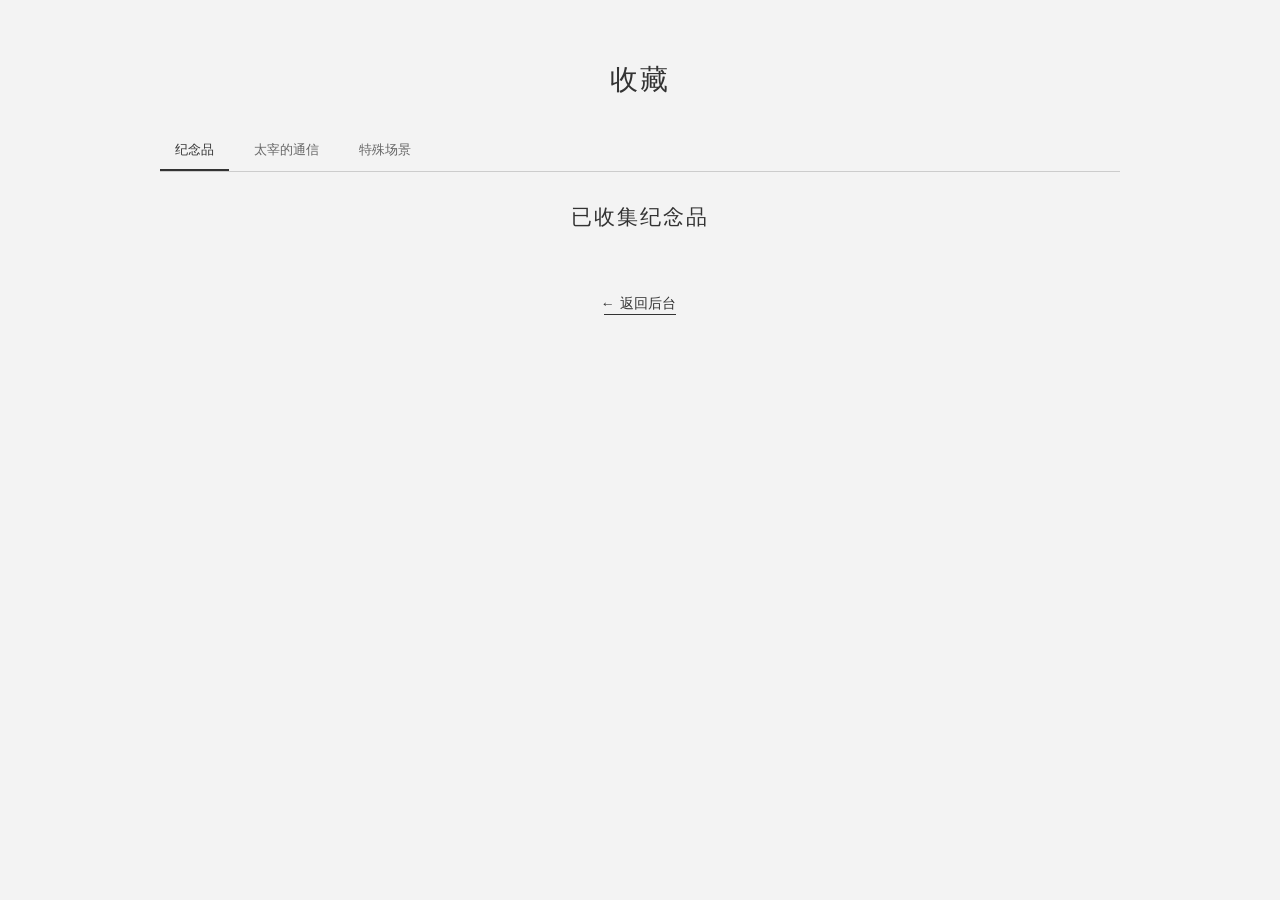
<file: collection.html>
<!DOCTYPE html>
<html lang="zh-CN">
<head>
    <meta charset="UTF-8">
    <meta name="viewport" content="width=device-width, initial-scale=1.0">
    <title>无貌之神 - 收藏</title>
    <link rel="stylesheet" type="text/css" href="css/adr_real.css">
    <style>
        .collection-container {
            max-width: 960px;
            margin: 0 auto;
            padding: 40px 20px;
        }

        .collection-tabs {
            display: flex;
            gap: 10px;
            margin-bottom: 30px;
            border-bottom: 1px solid #ccc;
            flex-wrap: wrap;
        }

        .tab-btn {
            background: transparent;
            border: none;
            border-bottom: 2px solid transparent;
            padding: 10px 15px;
            cursor: pointer;
            font-family: "Courier New", monospace;
            font-size: 13px;
            color: #666;
            transition: all 0.2s;
        }

        .tab-btn.active {
            color: #333;
            border-bottom-color: #333;
        }

        .tab-btn:hover {
            color: #000;
        }

        .collection-grid {
            display: grid;
            grid-template-columns: repeat(auto-fill, minmax(200px, 1fr));
            gap: 20px;
            margin-top: 20px;
        }

        .collection-item {
            border: 1px solid #ddd;
            padding: 15px;
            background: #f9f9f9;
            cursor: pointer;
            transition: all 0.2s;
        }

        .collection-item:hover {
            border-color: #333;
            background: #fff;
        }

        .collection-item-name {
            font-weight: bold;
            color: #333;
            margin-bottom: 5px;
            font-family: "Georgia", serif;
        }

        .collection-item-rarity {
            font-size: 12px;
            color: #888;
            margin-bottom: 10px;
        }

        .collection-item-desc {
            font-size: 12px;
            color: #666;
            line-height: 1.5;
        }

        .empty-state {
            text-align: center;
            padding: 40px 20px;
            color: #999;
        }

        .back-btn {
            margin-top: 30px;
            text-align: center;
        }

        .back-btn a {
            font-family: "Courier New", monospace;
            color: #333;
            text-decoration: none;
            border-bottom: 1px solid #333;
            padding-bottom: 2px;
        }

        .tab-content {
            display: none;
        }

        .tab-content.active {
            display: block;
        }
    </style>
</head>
<body>
    <div class="collection-container">
        <h1>收藏</h1>

        <div class="collection-tabs">
            <button class="tab-btn active" data-tab="souvenirs">纪念品</button>
            <button class="tab-btn" data-tab="lover-comms">太宰的通信</button>
            <button class="tab-btn" data-tab="avg-scenes">特殊场景</button>
        </div>

        <div id="souvenirs-tab" class="tab-content active">
            <h2>已收集纪念品</h2>
            <div class="collection-grid" id="souvenirs-grid"></div>
        </div>

        <div id="lover-comms-tab" class="tab-content">
            <h2>太宰的通信记录</h2>
            <div class="collection-grid" id="lover-comms-grid"></div>
        </div>

        <div id="avg-scenes-tab" class="tab-content">
            <h2>特殊场景</h2>
            <div class="collection-grid" id="avg-scenes-grid"></div>
        </div>

        <div class="back-btn">
            <a href="index.html">← 返回后台</a>
        </div>
    </div>

    <script src="js/shared.js"></script>
    <script>
        // 加载共享数据
        function loadSharedData() {
            const data = localStorage.getItem('yokohama_shared');
            if (data) {
                return JSON.parse(data);
            }
            return null;
        }

        const SharedData = loadSharedData() || {
            souvenirs: [],
            loverEvents: {},
            unlockedAVGScenes: []
        };

        // 太宰通信数据库
        const LOVER_COMMUNICATIONS = {
            message: {
                level: 'Lv.1',
                title: '短信',
                icon: '📱',
                content: '"我在这一幕的赌局里押了你赢哦。赔率很高，如果输了的话，我会很困扰的——毕竟我的钱包已经在河里冲走了。所以，为了我的晚餐，请务必努力活下来♪"'
            },
            call: {
                level: 'Lv.2',
                title: '来电',
                icon: '📞',
                content: '凌晨 02:14 AM\n"……啊，通了。（背景里有冰块撞击玻璃的声音）\n没什么，只是手指不小心滑到了拨号键。既然醒了，要听笑话吗？\n……哈。你居然没挂断。\n下次来Lupin吧。"'
            },
            gift: {
                level: 'Lv.3',
                title: '礼物',
                icon: '🎁',
                content: '门口出现了一个甚至没有包装的纸袋。\n里面是一盒完全自杀手册（精装版，书角有磨损）和一卷用了一半的绷带。\n"这本送你了。反正我想试的方法都试过了，剩下的都太痛。\n绷带是干净的，虽然看起来不像。"'
            },
            visit: {
                level: 'Lv.4',
                title: '深夜来访',
                icon: '🚪',
                content: '凌晨 01:43，门锁被撬动的声音。你警觉地打开门，发现太宰正熟练地用铁丝撬你安全屋的锁。\n"哟。这锁的结构比港口那边那个剧本里的简单多了。下次记得换个防盗等级高的。"'
            },
            letter: {
                level: 'Lv.5',
                title: '信件',
                icon: '💌',
                content: '你在剧本结束后，口袋里多了一张折得很随意的纸。\n\n致 共犯者：\n以前有人对我说，人是为了救赎自己而活的。\n这话听起来很漂亮，但实行起来太累了。\n我一直在找一个能让我毫无遗憾地退场的时机。这一点没有变。\n但最近，那个时机变得有点模糊了。\n可能是因为我想看看，在这个荒诞剧场的后台，你那张总是很认真的脸，下次会露出什么表情。'
            }
        };

        // 显示纪念品
        function displaySouvenirs() {
            const grid = document.getElementById('souvenirs-grid');
            grid.innerHTML = '';

            if (SharedData.souvenirs.length === 0) {
                grid.innerHTML = '<div class="empty-state">还未收集任何纪念品</div>';
                return;
            }

            SharedData.souvenirs.forEach(souvenir => {
                const item = document.createElement('div');
                item.className = 'collection-item';
                item.innerHTML = `
                    <div class="collection-item-name">${souvenir.name}</div>
                    <div class="collection-item-rarity">${souvenir.rarity || '普通'}</div>
                    <div class="collection-item-desc">${souvenir.effect || souvenir.description || '(无描述)'}</div>
                `;
                grid.appendChild(item);
            });
        }

        // 显示太宰通信
        function displayLoverCommunications() {
            const grid = document.getElementById('lover-comms-grid');
            grid.innerHTML = '';

            const comms = [];
            Object.keys(LOVER_COMMUNICATIONS).forEach(key => {
                if (SharedData.loverEvents[key]) {
                    const comm = LOVER_COMMUNICATIONS[key];
                    comms.push({ key: key, ...comm });
                }
            });

            if (comms.length === 0) {
                grid.innerHTML = '<div class="empty-state">还未收到任何通信</div>';
                return;
            }

            comms.forEach(comm => {
                const item = document.createElement('div');
                item.className = 'collection-item';
                item.innerHTML = `
                    <div class="collection-item-name">${comm.icon} ${comm.title}</div>
                    <div class="collection-item-rarity">${comm.level}</div>
                    <div class="collection-item-desc" style="white-space: pre-wrap;">${comm.content}</div>
                `;
                grid.appendChild(item);
            });
        }

        // 显示AVG场景
        function displayAVGScenes() {
            const grid = document.getElementById('avg-scenes-grid');
            grid.innerHTML = '';

            if (SharedData.unlockedAVGScenes.length === 0) {
                grid.innerHTML = '<div class="empty-state">还未解锁特殊场景</div>';
                return;
            }

            SharedData.unlockedAVGScenes.forEach(sceneId => {
                const item = document.createElement('div');
                item.className = 'collection-item';
                item.innerHTML = `
                    <div class="collection-item-name">${sceneId}</div>
                    <div class="collection-item-desc">[点击查看完整剧情]</div>
                `;
                grid.appendChild(item);
            });
        }

        // 标签页切换
        document.querySelectorAll('.tab-btn').forEach(btn => {
            btn.addEventListener('click', () => {
                // 移除所有active
                document.querySelectorAll('.tab-btn').forEach(b => b.classList.remove('active'));
                document.querySelectorAll('.tab-content').forEach(t => {
                    t.style.display = 'none';
                    t.classList.remove('active');
                });

                // 添加当前active
                btn.classList.add('active');
                const tabId = btn.dataset.tab + '-tab';
                const tabContent = document.getElementById(tabId);
                tabContent.style.display = 'block';
                tabContent.classList.add('active');
            });
        });

        // 初始化显示
        window.addEventListener('load', () => {
            displaySouvenirs();
            displayLoverCommunications();
            displayAVGScenes();
        });
    </script>
</body>
</html>
</file>
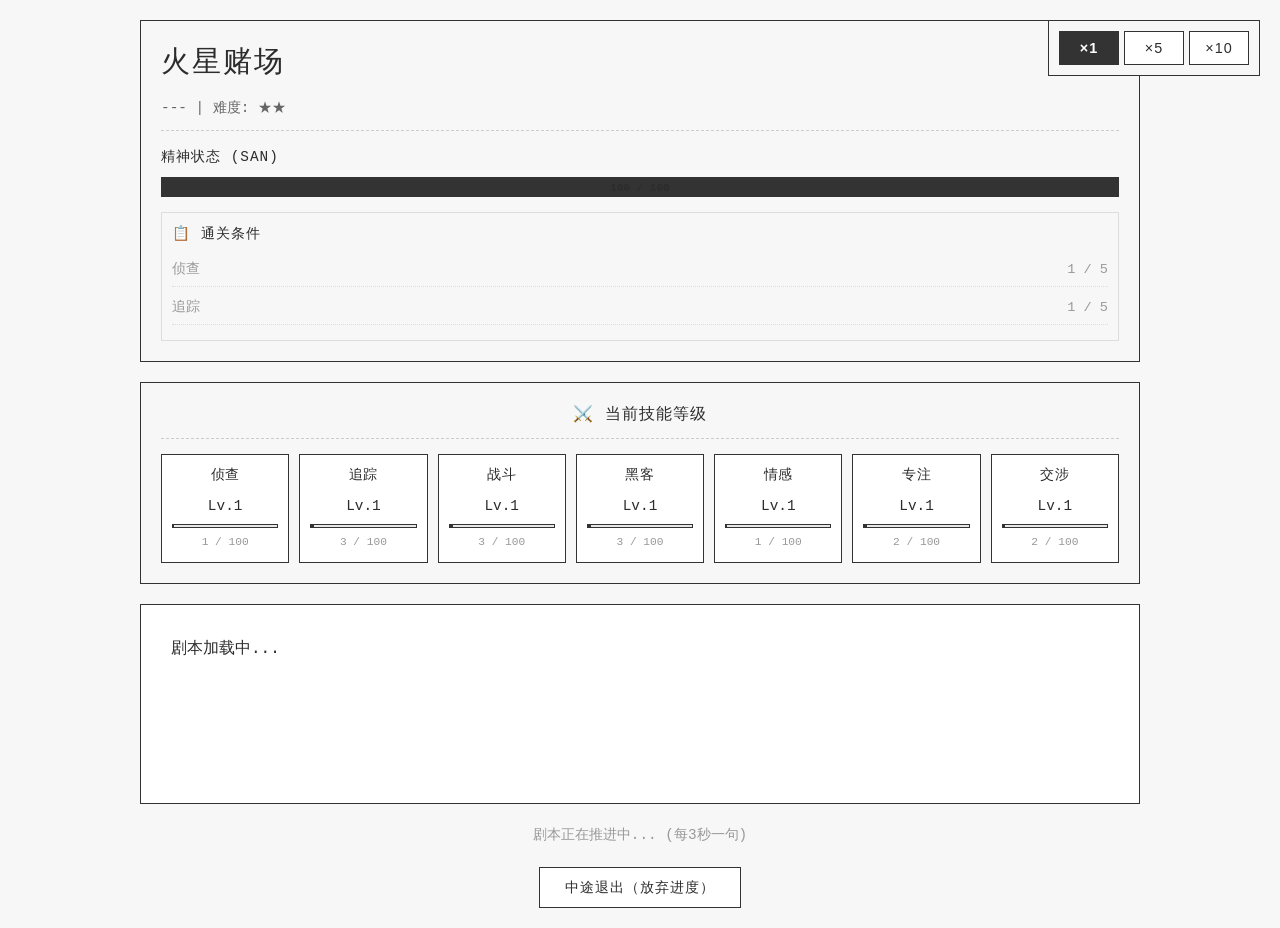
<file: dungeon.html>
<!DOCTYPE html>
<html lang="zh-CN">
<head>
    <meta charset="UTF-8">
    <meta name="viewport" content="width=device-width, initial-scale=1.0">
    <title>无貌之神的演员 - 剧本</title>
    <style>
/* =========================================
A Dark Room 风格 - 白底黑字版本
========================================= */
* { margin: 0; padding: 0; box-sizing: border-box; }

body {
    font-family: "Courier New", Courier, monospace;
    background-color: #f7f7f7;
    color: #2c2c2c;
    min-height: 100vh;
    padding: 20px;
    line-height: 1.6;
}

.container {
    max-width: 1000px;
    margin: 0 auto;
}

/* 副本标题栏 */
.dungeon-header {
    background: transparent;
    border: 1px solid #333;
    border-radius: 0;
    padding: 20px;
    margin-bottom: 20px;
}

.dungeon-title {
    font-size: 1.8em;
    color: #2c2c2c;
    margin-bottom: 10px;
    text-transform: uppercase;
    letter-spacing: 2px;
}

.dungeon-meta {
    font-size: 0.9em;
    color: #666;
    margin-bottom: 15px;
    border-bottom: 1px dashed #ccc;
    padding-bottom: 10px;
}

/* SAN值显示 */
.san-display {
    margin-top: 15px;
}

.san-display > div:first-child {
    font-size: 0.9em;
    margin-bottom: 8px;
    color: #2c2c2c;
    text-transform: uppercase;
    letter-spacing: 1px;
}

.san-bar {
    width: 100%;
    height: 20px;
    background: #e8e8e8;
    border: 1px solid #333;
    border-radius: 0;
    overflow: hidden;
    position: relative;
}

.san-fill {
    height: 100%;
    background-color: #333 !important;
    background-image: none !important;
    transition: width 0.5s ease;
    border-radius: 0;
}

.san-text {
    position: absolute;
    top: 0;
    left: 0;
    right: 0;
    text-align: center;
    line-height: 20px;
    font-size: 11px;
    font-weight: bold;
    color: #2c2c2c;
    text-shadow: none;
}

/* 通关条件显示 */
.conditions-display {
    margin-top: 15px;
    padding: 10px;
    background: transparent;
    border: 1px solid #ddd;
    border-radius: 0;
}

.conditions-title {
    font-size: 0.9em;
    color: #2c2c2c;
    margin-bottom: 8px;
    text-transform: uppercase;
    letter-spacing: 1px;
}

.conditions-list {
    font-size: 0.85em;
    color: #555;
}

.condition-item {
    display: flex;
    justify-content: space-between;
    margin-bottom: 5px;
    padding: 5px 0;
    border-bottom: 1px dotted #ddd;
}

.condition-item.met {
    color: #333;
    font-weight: bold;
}

.condition-item.not-met {
    color: #999;
}

/* 故事文本区域 */
.story-container {
    background: #fff;
    border: 1px solid #333;
    border-radius: 0;
    padding: 30px;
    min-height: 200px;
    margin-bottom: 20px;
}

.story-line {
    font-size: 1em;
    line-height: 1.8;
    margin-bottom: 15px;
    opacity: 0;
    animation: fadeIn 0.8s ease forwards;
    color: #2c2c2c;
}

@keyframes fadeIn {
    to { opacity: 1; }
}

.story-line.story-npc_lover {
    color: #666;
    font-style: italic;
    padding-left: 20px;
    border-left: 2px solid #999;
}

.story-line.story-ending {
    font-weight: bold;
    text-align: center;
}

.story-line.story-epilogue {
    color: #666;
    font-style: italic;
}

/* 进度提示 */
.progress-hint {
    text-align: center;
    color: #999;
    font-size: 0.9em;
    margin: 20px 0;
}

/* 按钮组 */
.action-buttons {
    display: flex;
    gap: 15px;
    justify-content: center;
    flex-wrap: wrap;
}

.btn {
    padding: 10px 25px;
    border: 1px solid #333;
    border-radius: 0;
    font-size: 0.9em;
    cursor: pointer;
    transition: all 0.2s ease;
    font-family: inherit;
    text-transform: uppercase;
    letter-spacing: 1px;
    background: #fff;
    color: #2c2c2c;
}

.btn-primary {
    background: #fff;
    color: #2c2c2c;
    border: 1px solid #333;
}

.btn-primary:hover {
    background: #333;
    color: #fff;
}

.btn-danger {
    background: #fff;
    color: #2c2c2c;
    border: 1px solid #333;
}

.btn-danger:hover {
    background: #333;
    color: #fff;
}

.btn:disabled {
    opacity: 0.5;
    cursor: not-allowed;
    background: #f0f0f0;
    color: #999;
}

/* 结局面板 */
.ending-panel {
    display: none;
    background: #fff;
    border: 2px solid #333;
    border-radius: 0;
    padding: 30px;
    text-align: center;
}

.ending-panel.active {
    display: block;
}

.ending-title {
    font-size: 1.8em;
    color: #2c2c2c;
    margin-bottom: 20px;
    text-transform: uppercase;
    letter-spacing: 2px;
}

.memento-display {
    background: #f7f7f7;
    border: 1px solid #333;
    border-radius: 0;
    padding: 20px;
    margin: 20px 0;
}

.memento-name {
    font-size: 1.3em;
    color: #2c2c2c;
    margin-bottom: 10px;
    font-weight: bold;
}

.memento-effect {
    color: #555;
    font-size: 0.9em;
}

/* 技能区域 */
.skills-summary {
    background: transparent;
    border: 1px solid #333;
    border-radius: 0;
    padding: 20px;
    margin-bottom: 20px;
}

.skills-title {
    font-size: 1em;
    color: #2c2c2c;
    margin-bottom: 15px;
    text-align: center;
    text-transform: uppercase;
    letter-spacing: 1px;
    border-bottom: 1px dashed #ccc;
    padding-bottom: 10px;
}

.skills-grid {
    display: grid;
    grid-template-columns: repeat(auto-fill, minmax(120px, 1fr));
    gap: 10px;
}

.skill-item {
    background: #fff;
    border: 1px solid #333;
    border-radius: 0;
    padding: 10px;
    text-align: center;
}

.skill-name {
    font-size: 0.85em;
    color: #2c2c2c;
    margin-bottom: 8px;
    text-transform: uppercase;
    letter-spacing: 0.5px;
}

.skill-progress-bar {
    width: 100%;
    height: 4px;
    background: #e8e8e8;
    border: 1px solid #333;
    border-radius: 0;
    overflow: hidden;
    margin: 6px 0;
}

.skill-progress-fill {
    height: 100%;
    background-color: #333 !important;
    background-image: none !important;
    transition: width 0.3s ease;
}

.skill-exp {
    font-size: 0.7em;
    color: #999;
    margin-top: 4px;
}

.skill-level {
    font-size: 0.9em;
    color: #2c2c2c;
    font-weight: normal;
}

.hidden {
    display: none !important;
}

/* 速度控制按钮 */
.speed-controls {
    position: fixed;
    top: 20px;
    right: 20px;
    z-index: 1000;
    display: flex;
    gap: 5px;
    background: #f7f7f7;
    padding: 10px;
    border: 1px solid #333;
    border-radius: 0;
}

.speed-btn {
    background: #fff;
    color: #2c2c2c;
    border: 1px solid #333;
    padding: 8px 15px;
    border-radius: 0;
    cursor: pointer;
    font-size: 0.9em;
    transition: all 0.2s ease;
    min-width: 60px;
    text-transform: uppercase;
    letter-spacing: 1px;
}

.speed-btn.active {
    background: #333 !important;
    border-color: #333 !important;
    color: #fff !important;
    font-weight: bold;
}

.speed-btn:hover {
    background: #e8e8e8;
    border-color: #333;
}

.speed-btn.active:hover {
    background: #333 !important;
}

@media (max-width: 768px) {
    .dungeon-title {
        font-size: 1.3em;
    }

    .skills-grid {
        grid-template-columns: repeat(auto-fill, minmax(100px, 1fr));
    }

    .container {
        padding: 10px;
    }
}
    </style>
</head>
<body>
    <div class="container">
        <div class="speed-controls">
            <button class="speed-btn active" id="speed-1x" onclick="setGameSpeed(1)">×1</button>
            <button class="speed-btn" id="speed-5x" onclick="setGameSpeed(5)">×5</button>
            <button class="speed-btn" id="speed-10x" onclick="setGameSpeed(10)">×10</button>
        </div>

        <div class="dungeon-header">
            <div class="dungeon-title" id="dungeonTitle">加载中...</div>
            <div class="dungeon-meta">
                <span id="dungeonSource">---</span> |
                难度: <span id="dungeonDifficulty">---</span>
            </div>

            <div class="san-display">
                <div>精神状态 (SAN)</div>
                <div class="san-bar">
                    <div class="san-fill" id="sanFill" style="width: 80%;"></div>
                    <div class="san-text" id="sanText">80 / 100</div>
                </div>
            </div>

            <div class="conditions-display">
                <div class="conditions-title">📋 通关条件</div>
                <div class="conditions-list" id="conditionsList"></div>
            </div>
        </div>

        <div class="skills-summary hidden" id="skillsSummary">
            <div class="skills-title">⚔️ 当前技能等级</div>
            <div class="skills-grid" id="skillsGrid"></div>
        </div>

        <div class="story-container" id="storyContainer">
            <div style="text-align: center; color: #7f8c8d;">
                正在加载剧本...
            </div>
        </div>

        <div class="progress-hint" id="progressHint">
            剧本正在推进中... (每3秒一句)
        </div>

        <div class="action-buttons" id="actionButtons">
            <button class="btn btn-danger" onclick="confirmExit()">中途退出（放弃进度）</button>
            <button class="btn btn-primary hidden" id="completeBtn" onclick="completeDungeon()">✓ 剧本完成 - 返回后台</button>
        </div>

        <div class="ending-panel" id="endingPanel">
            <div class="ending-title">【剧目落幕】</div>
            <div class="memento-display">
                <div class="memento-name" id="mementoName">---</div>
                <div class="memento-effect" id="mementoEffect">---</div>
            </div>
            <div class="action-buttons">
                <button class="btn btn-primary" onclick="returnToBackend()">返回后台</button>
            </div>
        </div>
    </div>

    <script src="js/shared.js"></script>
	
	<script>
    class StoryParser {
        constructor(mdContent) {
            this.md = mdContent;
            this.parsed = this.parse();
        }

        parse() {
            const sections = {
                opening: [],
                branch3: [],
                loop2: {
                    route1: [],
                    route2: []
                },
                npcLover: [],
                ending: [],
                epilogue: []
            };

            // 【OPENING】开局（固定）
            const openingMatch = this.md.match(/【OPENING】\n([\s\S]*?)(?=#### 【BRANCH_3】|### 【BRANCH_3】|【BRANCH_3】|$)/i);
            if (openingMatch) {
                const text = openingMatch[1].trim();
                sections.opening = text.split('\n').filter(l => l.trim() && !l.startsWith('#'));
            }

            // 【BRANCH_3】随机发展三选一（分支A/B/C）
            const branch3Match = this.md.match(/【BRANCH_3】[^]*?随机三选一\n([\s\S]*?)(?=#### 【LOOP_2】|### 【LOOP_2】|【LOOP_2】|$)/i);
            if (branch3Match) {
                const branches = [];
                const aMatch = branch3Match[1].match(/\*\*分支A[：:]\*\*([\s\S]*?)(?=\*\*分支B|$)/);
                const bMatch = branch3Match[1].match(/\*\*分支B[：:]\*\*([\s\S]*?)(?=\*\*分支C|$)/);
                const cMatch = branch3Match[1].match(/\*\*分支C[：:]\*\*([\s\S]*?)(?=#### 【|### 【|【|$)/);
                if (aMatch) branches.push(aMatch[1].trim());
                if (bMatch) branches.push(bMatch[1].trim());
                if (cMatch) branches.push(cMatch[1].trim());
                sections.branch3 = branches;
            }

            // 【LOOP_2】可循环二选一
            const loop2Match = this.md.match(/【LOOP_2】[^]*?可循环路线\n([\s\S]*?)(?=#### 【ENDING】|### 【ENDING】|【ENDING】|$)/i);
            if (loop2Match) {
                const loopContent = loop2Match[1];

                const route1Match = loopContent.match(/🔄\s*路线1[^]*?：([\s\S]*?)(?=🔄\s*路线2|【NPC_LOVER|$)/);
                if (route1Match) {
                    sections.loop2.route1 = this.extractLoopLines(route1Match[1]);
                }

                const route2Match = loopContent.match(/🔄\s*路线2[^]*?：([\s\S]*?)(?=【NPC_LOVER|#### 【|### 【|$)/);
                if (route2Match) {
                    sections.loop2.route2 = this.extractLoopLines(route2Match[1]);
                }

                const npcMatches = loopContent.match(/【NPC_LOVER[^】]*】([\s\S]*?)(?=🔄|【NPC_|#### 【|### 【|$)/g);
                if (npcMatches) {
                    npcMatches.forEach(match => {
                        const npcContent = match.replace(/【NPC_LOVER[^】]*】/, '').trim();
                        const lines = npcContent.split('\n')
                            .filter(l => l.trim().startsWith('-') || l.trim().startsWith('*'))
                            .map(l => l.replace(/^[\s\-\*]+/, '').trim())
                            .filter(l => l);
                        sections.npcLover.push(...lines);
                    });
                }
            }

            // 【ENDING】尾声（随机选一）
            const endingMatch = this.md.match(/【ENDING】[^]*?随机结局\n([\s\S]*?)(?=#### 【EPILOGUE】|### 【EPILOGUE】|【EPILOGUE】|$)/i);
            if (endingMatch) {
                const endings = [];
                const aMatch = endingMatch[1].match(/\*\*结局A[：:]\*\*([\s\S]*?)(?=\*\*结局B|$)/);
                const bMatch = endingMatch[1].match(/\*\*结局B[：:]\*\*([\s\S]*?)(?=\*\*结局C|$)/);
                const cMatch = endingMatch[1].match(/\*\*结局C[：:]\*\*([\s\S]*?)(?=#### 【|### 【|【|$)/);
                if (aMatch) endings.push(aMatch[1].trim());
                if (bMatch) endings.push(bMatch[1].trim());
                if (cMatch) endings.push(cMatch[1].trim());
                sections.ending = endings;
            }

            // 【EPILOGUE】景物结尾（固定）
            const epilogueMatch = this.md.match(/【EPILOGUE】\n([\s\S]*?)$/i);
            if (epilogueMatch) {
                const text = epilogueMatch[1].trim();
                sections.epilogue = text.split('\n').filter(l => l.trim() && !l.startsWith('#'));
            }

            return sections;
        }

        extractLoopLines(text) {
            const lines = [];
            const content = text.split('循环文本池')[1] || text;
            if (content) {
                const matches = content.match(/^\s*\d+\.\s*(.+?)(?=\n\s*\d+\.|$)/gm);
                if (matches) {
                    matches.forEach(match => {
                        const line = match.replace(/^\s*\d+\.\s*/, '').trim();
                        if (line) lines.push(line);
                    });
                }
            }
            return lines;
        }

        getStoryFlow() {
            const flow = [];

            // 1. 开局（固定）
            if (this.parsed.opening.length > 0) {
                flow.push({ type: 'opening', lines: this.parsed.opening });
            }

            // 2. 随机分支三选一（播放一次）
            if (this.parsed.branch3.length > 0) {
                const branchIdx = Math.floor(Math.random() * Math.min(this.parsed.branch3.length, 3));
                const selectedBranch = this.parsed.branch3[branchIdx];
                const branchLines = selectedBranch.split('\n').filter(l => l.trim());
                flow.push({ type: 'branch', lines: branchLines });
            }

            // 3. 循环池（核心）- 随机选择route1或route2
            const selectedRoute = Math.random() < 0.5 ? 'route1' : 'route2';
            const loopLines = this.parsed.loop2[selectedRoute];
            
            if (loopLines.length > 0) {
                flow.push({ 
                    type: 'loop', 
                    pool: loopLines,  // 存储整个循环池
                    npcPool: this.parsed.npcLover  // NPC台词池
                });
            }

            // 4. 尾声（随机选一条）
            if (this.parsed.ending.length > 0) {
                const endingIdx = Math.floor(Math.random() * Math.min(this.parsed.ending.length, 3));
                const endingLine = this.parsed.ending[endingIdx];
                flow.push({ type: 'ending', line: endingLine });
            }

            // 5. 固定景物结尾
            if (this.parsed.epilogue.length > 0) {
                flow.push({ type: 'epilogue', lines: this.parsed.epilogue });
            }

            return flow;
        }
    }
    </script>

    <script>
        let GAME_SPEED = 1;

        function setGameSpeed(speed) {
            GAME_SPEED = speed;
            document.querySelectorAll('.speed-btn').forEach(btn => {
                btn.classList.remove('active');
            });
            document.getElementById(`speed-${speed}x`).classList.add('active');
            console.log(`游戏倍速已设置为 ×${speed}`);
        }
    </script>
    
    <script>
        const SimpleEngine = {
            gameLoopInterval: null,
            skills: {},
            initComplete: false,

            init() {
                console.log('🚀 简化引擎启动...');
                this.loadSkillsFromShared();
                this.startGameLoop();
                this.initComplete = true;
                console.log('✅ 简化引擎启动完成');
            },

            loadSkillsFromShared() {
                const skillNames = ['侦查', '追踪', '战斗', '黑客', '情感', '专注', '交涉'];
                skillNames.forEach(name => {
                    this.skills[name] = {
                        name: name,
                        level: 1,
                        experience: 0,
                        gainPerSecond: Math.floor(Math.random() * 3) + 1
                    };
                });
                console.log('📊 已加载技能:', Object.keys(this.skills));
            },

            startGameLoop() {
                if (this.gameLoopInterval) {
                    clearInterval(this.gameLoopInterval);
                }
                this.gameLoopInterval = setInterval(() => {
                    this.update();
                    this.render();
                }, 1000);
            },

            update() {
                // 如果暂停，不更新
                if (typeof gameState !== 'undefined' && gameState.isPaused) return;
                
                for (const skillName in this.skills) {
                    const skill = this.skills[skillName];
                    skill.experience += skill.gainPerSecond * GAME_SPEED;
                    this.checkLevelUp(skill);
                }
            },

            checkLevelUp(skill) {
                const requiredExp = skill.level * 100;
                if (skill.experience >= requiredExp) {
                    skill.level++;
                    skill.experience -= requiredExp;
                    console.log(`🎉 ${skill.name} 升级到 Lv.${skill.level}`);
                }
            },

            render() {
                updateSkillsUI();
                checkClearConditions();
            },

            getSkillLevel(skillName) {
                const skill = this.skills[skillName];
                return skill ? skill.level : 1;
            },

            stop() {
                if (this.gameLoopInterval) {
                    clearInterval(this.gameLoopInterval);
                    this.gameLoopInterval = null;
                }
                console.log('⏹️ 简化引擎已停止');
            }
        };
    </script>

    <script>
        let gameState = {
            currentDungeon: null,
            currentLine: 0,
            sanValue: 100,
            sanMax: 100,
            isEnded: false,
            isPaused: false,            // 新增：暂停状态（由现实锚点控制）
            isClearable: false,        // 是否满足通关条件（显示完成按钮）
            shouldExitLoop: false,      // 是否满足循环退出条件（停止循环播放）
            storyInterval: null,
            checkConditionsInterval: null,
            dungeonData: null,
            storyFlow: null,
            flowIndex: 0,
            lineIndex: 0,
            inLoopPhase: false,
            loopCounter: 0
        };

        document.addEventListener('DOMContentLoaded', function() {
            // 确保 SharedData 存在
            if (typeof SharedData === 'undefined') {
                 window.SharedData = { san: 100, completedDungeons: [], souvenirs: [], currentDungeon: '' };
            }
            if (typeof loadSharedData === 'function') loadSharedData();

            const urlParams = new URLSearchParams(window.location.search);
            const dungeonId = urlParams.get('dungeon');

            if (!dungeonId) {
                console.error('❌ 未提供副本ID');
                // 这里为了演示，默认加载火星赌场，实际使用请取消注释下面的返回代码
                // alert('未提供副本ID，返回后台...');
                // window.location.href = 'index.html';
                // return;
                initGame("mars_casino"); 
            } else {
                 console.log('📖 进入副本:', dungeonId);
                 initGame(dungeonId);
            }
        });

        function initGame(dungeonId) {
            gameState.currentDungeon = dungeonId;
            gameState.sanValue = SharedData.san;

            loadDungeonData(dungeonId);
            SimpleEngine.init();

            updateSanDisplay();
            updateDungeonInfo(dungeonId);

            document.getElementById('skillsSummary').classList.remove('hidden');

            startStoryProgression();
            startConditionsCheck();
            
            // 启动现实锚点信号监听
            initRealityAnchorListener();
        }
        
        // ==========================================
        // 现实锚点信号监听系统
        // ==========================================
        
        const SIGNAL_KEY = 'reality_anchor_signal';
        let signalPollInterval = null;
        let lastSignalTime = null;
        
        function initRealityAnchorListener() {
            console.log('🎯 [副本] 启动现实锚点信号监听...');
            
            // 每秒检查信号
            signalPollInterval = setInterval(pollRealitySignal, 1000);
            
            // 检查当前是否应该处于暂停状态
            checkInitialPauseState();
        }
        
        function pollRealitySignal() {
            const signalData = localStorage.getItem(SIGNAL_KEY);
            if (!signalData) return;
            
            try {
                const packet = JSON.parse(signalData);
                
                // 避免重复处理
                if (lastSignalTime === packet.timestamp) return;
                lastSignalTime = packet.timestamp;
                
                console.log(`🎯 [副本收到信号] ${packet.type}`);
                
                switch(packet.type) {
                    case 'ENTER_DUNGEON':
                        // ENTER_DUNGEON信号由index.html处理跳转，副本页面不需要处理
                        break;
                    case 'LEAVE_DUNGEON':
                        // 暂停/停止任务时，保存进度并返回后台
                        saveDungeonProgress();
                        console.log('⏸️ [副本] 任务暂停，返回后台');
                        window.location.href = 'index.html';
                        break;
                }
                
                // 不删除信号，让后台也能处理
                
            } catch(e) {
                console.error('[信号解析错误]', e);
            }
        }
        
        // 保存副本进度（在返回后台前调用）
        function saveDungeonProgress() {
            // 保存当前游戏状态
            SharedData.currentDungeon = gameState.currentDungeon;
            if (typeof saveSharedData === 'function') {
                saveSharedData();
            }
        }
        
        function checkInitialPauseState() {
            // 检查 SharedData 中的副本模式状态
            // 如果现实锚点不在运行，不做任何处理（由index.html负责状态管理）
        }
        

        function loadDungeonData(dungeonId) {
            // 从 DUNGEON_STORIES 获取数据
            const data = DUNGEON_STORIES[dungeonId];

            if (!data) {
                console.error('❌ 剧本数据不存在:', dungeonId);
                document.getElementById('storyContainer').innerHTML =
                    '<div style="text-align: center; color: #e74c3c;">无法加载剧本数据：副本不存在</div>';
                return;
            }

            gameState.dungeonData = data;

            if (data.storyMD) {
                const parser = new StoryParser(data.storyMD);
                gameState.storyFlow = parser.getStoryFlow();
                gameState.flowIndex = 0;
                gameState.lineIndex = 0;
                console.log('✅ MD剧本已加载，流程:', gameState.storyFlow.length, '个段落');
            }

            showNextLine();
            gameState.currentLine = 1;
        }

        function startStoryProgression() {
            gameState.storyInterval = setInterval(() => {
                if (gameState.isEnded || gameState.isPaused) return;

                if (gameState.storyFlow) {
                    playStoryFlow();
                }
            }, 3000 / GAME_SPEED);
        }

        function playStoryFlow() {
            if (gameState.flowIndex >= gameState.storyFlow.length) {
                console.log('📖 剧本流程全部播放完毕');
                return;
            }

            const currentBlock = gameState.storyFlow[gameState.flowIndex];

            // 处理循环阶段
            if (currentBlock.type === 'loop') {
                handleLoopPhase(currentBlock);
                return;
            }

            // 处理单条台词
            if (currentBlock.line) {
                displayStoryLine(currentBlock.line, currentBlock.type);
                gameState.flowIndex++;
                gameState.lineIndex = 0;
                return;
            }

            // 处理多行台词块
            if (currentBlock.lines) {
                if (gameState.lineIndex < currentBlock.lines.length) {
                    displayStoryLine(currentBlock.lines[gameState.lineIndex], currentBlock.type);
                    gameState.lineIndex++;
                } else {
                    gameState.flowIndex++;
                    gameState.lineIndex = 0;
                }
            }
        }

        function handleLoopPhase(loopBlock) {
            gameState.inLoopPhase = true;
            
            // 检查是否满足循环退出条件（不是通关条件！）
            if (gameState.shouldExitLoop) {
                console.log('⏭️ 满足循环退出条件，停止循环，继续播放后续台词');
                gameState.inLoopPhase = false;
                gameState.flowIndex++;
                gameState.lineIndex = 0;
                return;
            }

            gameState.loopCounter++;
            
            // 每5条台词插入一次NPC台词
            if (gameState.loopCounter % 5 === 0 && loopBlock.npcPool && loopBlock.npcPool.length > 0) {
                const npcLine = loopBlock.npcPool[Math.floor(Math.random() * loopBlock.npcPool.length)];
                displayStoryLine(npcLine, 'npc_lover');
            } else {
                const randomLine = loopBlock.pool[Math.floor(Math.random() * loopBlock.pool.length)];
                displayStoryLine(randomLine, 'loop');
            }
        }

        function displayStoryLine(text, type = 'normal') {
            const container = document.getElementById('storyContainer');
            container.innerHTML = '';

            const lineDiv = document.createElement('div');
            lineDiv.className = `story-line story-${type}`;

            let prefix = '';
            if (type === 'npc_lover') {
                prefix = '[太宰] ';
            }

            lineDiv.textContent = prefix + text;
            container.appendChild(lineDiv);
            container.scrollTop = container.scrollHeight;
        }

        function showNextLine() {
            if (!gameState.dungeonData) return;
            displayStoryLine('剧本加载中...', 'normal');
        }

        function updateSanDisplay() {
            gameState.sanValue = SharedData.san;
            const percentage = (gameState.sanValue / gameState.sanMax) * 100;

            document.getElementById('sanFill').style.width = percentage + '%';
            document.getElementById('sanText').textContent = `${gameState.sanValue} / ${gameState.sanMax}`;

            const sanFill = document.getElementById('sanFill');
            if (gameState.sanValue > 70) {
                sanFill.style.background = 'linear-gradient(90deg, #2ecc71 0%, #27ae60 100%)';
            } else if (gameState.sanValue > 40) {
                sanFill.style.background = 'linear-gradient(90deg, #f39c12 0%, #e67e22 100%)';
            } else {
                sanFill.style.background = 'linear-gradient(90deg, #e74c3c 0%, #c0392b 100%)';
            }
        }

        function updateDungeonInfo(dungeonId) {
            // 优先使用 DungeonConfig (如果有), 否则降级使用 DUNGEON_STORIES
            let dungeon = (typeof DungeonConfig !== 'undefined') ? DungeonConfig[dungeonId] : null;
            if (!dungeon) dungeon = DUNGEON_STORIES[dungeonId];

            document.getElementById('dungeonTitle').textContent = dungeon.name;
            document.getElementById('dungeonDifficulty').textContent = '★'.repeat(dungeon.difficulty || 2);

            const conditionsList = document.getElementById('conditionsList');
            conditionsList.innerHTML = '';

            // 如果没有 clearConditions (因为在纯文本数据里没有)，就造一个假的默认条件，防止报错
            const clearConditions = dungeon.clearConditions || { '侦查': 2 };

            for (const [skillName, requiredLevel] of Object.entries(clearConditions)) {
                const currentLevel = SimpleEngine.getSkillLevel(skillName);
                const isMet = currentLevel >= requiredLevel;

                const item = document.createElement('div');
                item.className = 'condition-item ' + (isMet ? 'met' : 'not-met');
                item.innerHTML = `
                    <span>${skillName}</span>
                    <span>${currentLevel} / ${requiredLevel}</span>
                `;
                conditionsList.appendChild(item);
            }
        }

        function updateSkillsUI() {
            const skillsGrid = document.getElementById('skillsGrid');
            if (!skillsGrid || skillsGrid.parentElement.classList.contains('hidden')) return;

            skillsGrid.innerHTML = '';

            for (const skillName in SimpleEngine.skills) {
                const skill = SimpleEngine.skills[skillName];
                const requiredExp = skill.level * 100;
                const expPercentage = (skill.experience / requiredExp) * 100;
                const item = document.createElement('div');
                item.className = 'skill-item';
                item.innerHTML = `
                    <div class="skill-name">${skill.name}</div>
                    <div class="skill-level">Lv.${skill.level}</div>
                    <div class="skill-progress-bar">
                        <div class="skill-progress-fill" style="width: ${expPercentage}%"></div>
                    </div>
                    <div class="skill-exp">${skill.experience} / ${requiredExp}</div>
                `;
                skillsGrid.appendChild(item);
            }
        }

        function startConditionsCheck() {
            gameState.checkConditionsInterval = setInterval(() => {
                checkClearConditions();
            }, 5000 / GAME_SPEED);
        }

        function checkClearConditions() {
            if (!gameState.currentDungeon || gameState.isEnded) return;

            let dungeon = (typeof DungeonConfig !== 'undefined') ? DungeonConfig[gameState.currentDungeon] : DUNGEON_STORIES[gameState.currentDungeon];
            
            // 容错处理：如果数据源里没有条件，默认给一个
            const clearConditions = dungeon.clearConditions || { '侦查': 2 };
            const loopExitConditions = dungeon.loopExitConditions || {};

            // 检测通关条件（任意一个满足即可）
            let canClear = false;
            for (const [skillName, requiredLevel] of Object.entries(clearConditions)) {
                const currentLevel = SimpleEngine.getSkillLevel(skillName);
                if (currentLevel >= requiredLevel) {
                    canClear = true;
                    break;
                }
            }

            // 检测循环退出条件（任意一个满足即可）
            let canExitLoop = false;
            if (Object.keys(loopExitConditions).length > 0) {
                for (const [skillName, requiredLevel] of Object.entries(loopExitConditions)) {
                    const currentLevel = SimpleEngine.getSkillLevel(skillName);
                    if (currentLevel >= requiredLevel) {
                        canExitLoop = true;
                        break;
                    }
                }
            } else {
                canExitLoop = canClear;
            }

            updateDungeonInfo(gameState.currentDungeon);
            gameState.isClearable = canClear;
            gameState.shouldExitLoop = canExitLoop;

            const completeBtn = document.getElementById('completeBtn');
            if (canClear) {
                completeBtn.classList.remove('hidden');
            } else {
                completeBtn.classList.add('hidden');
            }
        }

        function completeDungeon() {
            if (!confirm('确定要完成剧本吗？\n\n将获得纪念品和SAN奖励。')) {
                return;
            }

            clearInterval(gameState.storyInterval);
            clearInterval(gameState.checkConditionsInterval);
            SimpleEngine.stop();

            let dungeon = (typeof DungeonConfig !== 'undefined') ? DungeonConfig[gameState.currentDungeon] : DUNGEON_STORIES[gameState.currentDungeon];
            
            // 容错数据
            const souvenir = dungeon.souvenir || { name: '未知纪念品', buff: '无效果' };
            const sanReward = dungeon.sanReward || 10;

            if (!SharedData.completedDungeons.includes(gameState.currentDungeon)) {
                SharedData.completedDungeons.push(gameState.currentDungeon);
                SharedData.souvenirs.push(souvenir);
            }

            SharedData.san = Math.min(100, SharedData.san + sanReward);
            SharedData.currentDungeon = '';
            if (typeof saveSharedData === 'function') saveSharedData();

            showEndingPanel(souvenir);
        }

        function showEndingPanel(souvenir) {
            gameState.isEnded = true;

            document.getElementById('progressHint').style.display = 'none';
            document.getElementById('actionButtons').style.display = 'none';

            document.getElementById('mementoName').textContent = souvenir.name;
            document.getElementById('mementoEffect').textContent = souvenir.buff;

            document.getElementById('endingPanel').classList.add('active');

            console.log('🎉 剧本完成，获得纪念品:', souvenir.name);
        }

        function confirmExit() {
            if (confirm('确定要退出剧本吗？\n\n⚠️ 中途退出将无法获得任何奖励，SAN值不会恢复。\n\n是否继续？')) {
                exitDungeonAbandon();
            }
        }

        function exitDungeonAbandon() {
            clearInterval(gameState.storyInterval);
            clearInterval(gameState.checkConditionsInterval);
            SimpleEngine.stop();

            SharedData.currentDungeon = '';
            if (typeof saveSharedData === 'function') saveSharedData();

            // 发送信号给app.html，让任务也暂停
            const packet = {
                type: 'DUNGEON_ABANDONED',
                timestamp: Date.now()
            };
            localStorage.setItem('reality_anchor_signal', JSON.stringify(packet));
            console.log('📡 [副本→现实] 中途退出，通知app.html暂停任务');

            console.log('🚪 中途退出剧本');
            window.location.href = 'index.html';
        }

        function returnToBackend() {
            window.location.href = 'index.html';
        }
    </script>
	
	<script>
        const DUNGEON_STORIES = {
            "mars_casino": {
                id: "mars_casino",
                name: "火星赌场",
                source: "星际牛仔 (Cowboy Bebop)",
                difficulty: 2,
                storyMD: `
【OPENING】
爵士乐从某个角落流淌出来。你站在一个太空站的赌场门口，霓虹灯把一切染成暧昧的紫红色。

【BRANCH_3】
随机三选一
**分支A：** 有人在追一个带着手提箱的男人。据说箱子里装着「某人的过去」，在黑市能卖天价。
**分支B：** 赌场的庄家在作弊。输光的人会被扔进货舱，没人知道他们去了哪里。
**分支C：** 后台正在交易非法的「记忆芯片」——从死者大脑里提取的，每一片都是一段人生。

【LOOP_2】
可循环路线

**🔄 路线1：**
循环文本池：
1. 老虎机在闪烁。有人中奖了，周围爆发出欢呼声。
2. 调酒师擦着杯子，吧台的全息屏播放着赛马回放。
3. 赌场的音乐换成了更慵懒的萨克斯风独奏。
4. 筹码碰撞的声音混在人声里，像某种催眠曲。
5. 一个喝醉的赌徒抱着老虎机哭了起来。
6. 荷官在洗牌，动作机械而精准。
7. 有人在角落抽烟，烟雾在霓虹灯下扭曲成奇怪的形状。

【NPC_LOVER_太宰】
- 「这里的酒比Lupin难喝。调酒师手法太差了，冰块放太多。」
- （他随手拿起桌上别人的筹码把玩）「要试试手气吗？反正不是我的钱。」
- 「看那个人。输得只剩内裤了还在押注。人类的执念真可怕。」
- （盯着老虎机的灯光）「这闪烁的频率……是不是在催眠赌客？啊，已经被催眠了啊我。」
- 「如果我把这里所有的筹码都推到『00』上，国木田会气到住院吗？」

**🔄 路线2：**
循环文本池：
1. 窗外的废弃飞船缓缓旋转，反射着远处行星的光。
2. 通风管道传来嗡嗡的机械共鸣声。
3. 货船从外面掠过，引擎的蓝光划破黑暗。
4. 雷达屏幕上闪烁着不明来源的信号。
5. 某处传来气密门关闭的沉闷响声。
6. 飞船残骸的金属在温差下发出咔嚓的声音。
7. 远处有微弱的求救信号，但没人回应。

【NPC_LOVER_太宰】
- 「那些飞船残骸……每一艘都有自己的墓志铭吧。可惜太空没有墓碑。」
- （他趴在舷窗上）「从这里跳出去的话，会在真空里飘多久？三分钟？还是永远？」
- 「太空比海洋还安静。没有浪花声，也没有国木田的怒吼。真好。」
- （突然回头看你）「如果我飘走了，你会来捞我吗？……开玩笑的。我又不是垃圾。」
- 「那个求救信号……已经播了三年了吧。没人去救，也没人关掉它。很有诗意。」

【ENDING】
随机结局
**结局A：** 爵士乐还在播放。卷发男人点燃一根烟，看着窗外的星海，眼神很空洞。
**结局B：** 赌场的霓虹灯开始闪烁，像是在预告什么即将结束。最后一个赌徒离开了座位。
**结局C：** 有人在走廊尽头说了句「See you, space cowboy」。声音被引擎声淹没了。

【EPILOGUE】
星海无声。飞船残骸在远处缓缓旋转，反射着太空站的灯光。爵士乐的余韵还在耳边回荡。
`
            },

            "cyber_city": {
                id: "cyber_city",
                name: "电子脑都市",
                source: "攻壳机动队 (Ghost in the Shell)",
                difficulty: 3,
                storyMD: `
【OPENING】
城市的天际线被全息广告填满。你站在某栋大楼的天台，风很大，但感觉不到冷。

【BRANCH_3】
随机三选一
**分支A：** 公安九课在追捕一个能侵入电子脑的黑客。他的代号是「傀儡师」，据说他能让人忘记自己是谁。
**分支B：** 有人的义体突然暴走，攻击了主人。调查显示，所有失控的义体都连接过同一个服务器。
**分支C：** 黑市在贩卖「定制记忆」——你可以买一段从未发生过的人生，植入大脑后，会相信那是真的。

【LOOP_2】
可循环路线

**🔄 路线1：**
循环文本池：
1. 全息广告在播放政客的演讲，笑容完美得像面具。
2. 空中巡逻的无人机掠过，扫描着每一张脸。
3. 对面大楼的窗户里，有人在拆卸自己的义体手臂。
4. 城市的噪音混成一片，像是电流的低鸣。
5. 有光学迷彩在附近闪烁，但你看不清是什么。
6. 天台的边缘有生锈的痕迹，有人在这里跳过。
7. 电子屏幕在播放天气预报，永远是「多云」。

【NPC_LOVER_太宰】
- 「把大脑换成硬盘……那里面存的是『我』，还是『我的备份』？」
- （盯着全息广告）「这个政客的笑容是程序生成的。比我笑得还假。」
- 「如果把我的记忆格式化，国木田会不会很开心？」
- （看着义眼的人）「那个人……瞳孔里有扫描线。他看我的时候，是在看『数据』吗？」
- 「光学迷彩真好啊。可以消失得干干净净。比跳河省事多了。」

**🔄 路线2：**
循环文本池：
1. 服务器在运转，散热风扇发出持续的嗡鸣。
2. 电缆像血管一样布满墙壁，有些在微微发烫。
3. 终端屏幕在滚动着看不懂的代码。
4. 空气中有臭氧和机油的味道。
5. 某个服务器突然重启，指示灯闪了一下。
6. 地板上有一具空壳的义体，还在微微发热。
7. 墙上的标语写着「Ghost in the Shell」，已经褪色了。

【NPC_LOVER_太宰】
- 「这些服务器里存着几百万人的『灵魂』吗？真拥挤。」
- （踢了一下电缆）「如果我拔掉这根线，会有人突然忘记自己是谁吗？」
- 「那个空壳义体……它的主人去哪了？升天了？还是变成代码了？」
- 「傀儡师问我『你是谁』。我也想知道呢。」
- （盯着终端）「如果我的意识能上传到网络里，就可以同时跳一万次河了。效率很高。」

【ENDING】
随机结局
**结局A：** 短发女人关闭了终端。她的义眼闪了一下红光，然后恢复了平静。
**结局B：** 「傀儡师」的声音消失了。或者说，散布到了整个网络的每一个角落。
**结局C：** 服务器机房的灯熄灭了。只有指示灯还在闪烁，像无数双眼睛。

【EPILOGUE】
城市的夜景在脚下延伸。无数的电子信号在建筑间穿梭，像是某种看不见的神经网络。天空没有星星，只有广告的光。
`
            },

            "witch_labyrinth": {
                id: "witch_labyrinth",
                name: "魔女结界",
                source: "魔法少女小圆 (Puella Magi Madoka Magica)",
                difficulty: 3,
                storyMD: `
【OPENING】
色彩是错的。天空是拼贴的糖果纸，地面是剪刀剪出来的波浪线。

【BRANCH_3】
随机三选一
**分支A：** 有魔法少女在战斗。她的武器是缎带，动作很利落，但眼神很疲惫，像是打了很久的仗。
**分支B：** 白色的长耳朵生物在邀请你许愿。它的眼睛没有感情，像是在看「即将签约的商品」。
**分支C：** 结界深处有一个穿校服的少女。她已经变成了魔女，但还保留着人类的轮廓。

【LOOP_2】
可循环路线

**🔄 路线1：**
循环文本池：
1. 墙壁在呼吸，像是某种巨大生物的内脏。
2. 空中飘着剪纸般的使魔，跳着诡异的舞蹈。
3. 地板突然裂开，露出下面的棋盘格。
4. 远处传来音乐盒的声音，曲调扭曲而刺耳。
5. 蝴蝶和花朵在腐烂和重生之间循环。
6. 结界的边缘在融化，像是水彩画泡水了。
7. 有巨大的眼睛在墙壁上睁开，然后闭上。

【NPC_LOVER_太宰】
- 「这布景是谁设计的？毕加索喝醉了吗？」
- （踢开脚边的棉花球）「这种支离破碎的感觉……我的脑子里大概也是这副德行。」
- 「那个白色的东西（QB）过来了。如果它让你签合同，我就把它绑起来扔进海里。」
- 「魔女是『绝望的具象化』？真好啊。如果我也能变成那种东西，大概能毁灭半个横滨吧。」
- （盯着音乐盒）「这曲子……是送葬进行曲的变奏吗？品味不错。」

**🔄 路线2：**
循环文本池：
1. 魔法少女的缎带在空中划出弧线。
2. 使魔被击碎，化成黑色的碎片消散。
3. 灵魂宝石在闪烁，颜色越来越暗。
4. 魔女发出不成语言的尖叫。
5. 地面出现裂痕，有什么东西要从下面钻出来。
6. 魔法阵在空中展开，然后破碎。
7. 时间仿佛停顿了一瞬间，然后恢复流动。

【NPC_LOVER_太宰】
- 「那个少女的眼神……像是已经放弃了什么。和我见过的某些人很像。」
- （看着灵魂宝石）「原来如此。灵魂被装在石头里……那肉体只是容器吗？真方便。」
- 「每次打倒魔女，就会掉落『悲叹之种』。这是哪门子的掉落系统？」
- 「那个白色的家伙说『这是为了对抗熵增』。用少女的绝望拯救宇宙？真是优雅的骗局。」
- （轻声）「不要许愿。无论它说什么，都不要许愿。」

【ENDING】
随机结局
**结局A：** 魔女被击败了。结界崩塌的时候，你看到她变回人形的一瞬间，是个穿校服的少女。
**结局B：** 金发少女收起了武器。她没有笑，只是看着手里的灵魂宝石，沉默了很久。
**结局C：** 白色的生物从阴影里走出来，歪着头看你们。它的表情没有变化，像是在等下一个契约。

【EPILOGUE】
结界消失了。你们回到了普通的街道上。但空气中还残留着某种甜腻的、腐烂的味道。
`
            },

            "hinamizawa": {
                id: "hinamizawa",
                name: "雏见泽村",
                source: "寒蝉鸣泣之时 (Higurashi)",
                difficulty: 3,
                storyMD: `
【OPENING】
蝉鸣震耳欲聋。你站在一个乡村车站，空气又热又湿。

【BRANCH_3】
随机三选一
**分支A：** 村子在准备祭典。有人说每年祭典那天，都会有人死去或消失。这是「御社神大人的诅咒」。
**分支B：** 村民对外来者很警惕。他们说这里有不能问的问题，不能去的地方，不能看的东西。
**分支C：** 有人在墙上挠出了血痕。有人说他们「又回到这里了」，但没人知道是什么意思。

【LOOP_2】
可循环路线

**🔄 路线1：**
循环文本池：
1. 蝉鸣从未停止，像是在用生命尖叫。
2. 绿发少女在发传单，笑得很开朗，但眼睛没有在笑。
3. 神社的台阶上有新鲜的血迹，但没人提起。
4. 村民在路边低声交谈，看到你就停下了。
5. 有人在挠墙壁，指甲和墙面摩擦的声音很刺耳。
6. 便利店老板盯着你看了很久，然后移开了视线。
7. 远处传来祭典太鼓的声音，沉闷而有节奏。

【NPC_LOVER_太宰】
- 「蝉叫得太吵了。能不能把这棵树砍了？」
- 「那个绿发少女……笑得像港口那边的人。那是『杀过人之后试图装作没杀过』的笑容。」
- （看着血迹）「这血……还是湿的。但没人清理。这村子的清洁习惯真差。」
- 「村民的眼神……像是在看『即将被献祭的祭品』。我有被盯上的经验，所以很清楚。」
- （盯着神社）「御社神大人？是克苏鲁系的神明吗？还是本土妖怪？」

**🔄 路线2：**
循环文本池：
1. 半夜有人在走廊里拖行什么东西。
2. 隔壁房间传来挠墙的声音，持续了一整夜。
3. 窗外有人影站着，一动不动地看着这里。
4. 祭祀仓库的门开着，里面黑洞洞的。
5. 有人在念古老的祷词，声音从地下传来。
6. 棉花从某处飘落，但这里不种棉花。
7. 电话响了，接起来只有沉重的呼吸声。

【NPC_LOVER_太宰】
- （盯着走廊）「那个声音……是在拖尸体吗？还是拖家具？希望是后者。」
- 「隔壁在挠墙。是我的房间吧……我的指甲缝里有血来着。」
- （看着窗外）「那个人影……站了三小时了。是稻草人？还是真人？要不要去确认一下？」
- 「这村子的循环……和剧本的循环不一样。这是更古老的、更深层的诅咒。」
- （平静地）「如果今晚死在这里，记得帮我收尸。不要让国木田来，他会抱怨的。」

【ENDING】
随机结局
**结局A：** 祭典结束了。神社后面又找到了尸体。村民的表情很平静，像是见惯了。
**结局B：** 绿发少女站在车站送你们离开。「明年再来玩吧。」她说，笑容依旧。
**结局C：** 蝉鸣突然停止了。村子陷入了诡异的安静，只有风吹过稻田的声音。

【EPILOGUE】
车站的牌子在风中摇晃。回头看，村子被雾气笼罩，像是从未存在过。
`
            },

            "innsmouth": {
                id: "innsmouth",
                name: "印斯茅斯",
                source: "克苏鲁神话",
                difficulty: 3,
                storyMD: `
【OPENING】
海腥味扑面而来。你站在一个破败的港口小镇，所有建筑都向大海的方向倾斜。

【BRANCH_3】
随机三选一
**分支A：** 镇上的居民每个月都会去海边进行仪式。有人说他们在召唤「海底的亲族」。
**分支B：** 镇上有很多「奇怪的居民」——眼睛太大，皮肤太湿润，走路像是不习惯陆地。
**分支C：** 旅馆墙上挂着奇怪的徽章：章鱼和人鱼交媾的图案。老板说那是「古老信仰的象征」。

【LOOP_2】
可循环路线

**🔄 路线1：**
循环文本池：
1. 居民从你身边经过，眼睛盯着别处，不敢对视。
2. 鱼市场在卖一些从未见过的鱼，形状很奇怪。
3. 教堂的钟声很沉闷，像是从水下传来。
4. 墙上的海报已经褪色，上面写着「回归大海」。
5. 有人的脖子上有鳃的痕迹，正在用围巾遮掩。
6. 空气中混合着海腥味和某种腐烂的甜味。
7. 旅馆老板说话的时候不看你的眼睛。

【NPC_LOVER_太宰】
- 「好臭。全是海腥味和腐烂的味道。能不能快点结束？」
- （盯着居民的脖子）「那是鳃吗？……原来如此。退化成鱼就可以在海里永生吗？」
- 「这里的人走路姿势很奇怪。像是……膝盖弯曲的角度不对。」
- 「旅馆老板的眼睛……瞳孔是横向的。我记得只有羊和章鱼是这样的。」
- （捏住鼻子）「我的外套都要腌入味了。回去会被乱步嫌弃的。」

**🔄 路线2：**
循环文本池：
1. 涨潮的时候，海里浮出了很多头颅，睁着眼睛看着陆地。
2. 洞窟的墙上刻着人鱼交媾的图案，还有看不懂的文字。
3. 祭坛上摆着黄金和珠宝，但没人敢拿。
4. 海浪拍打岩石，发出像是呼唤的声音。
5. 有东西在水下游动，偶尔露出背鳍。
6. 月光照在海面上，波光粼粼，美得诡异。
7. 空气中有盐分的结晶，闪烁着微弱的光。

【NPC_LOVER_太宰】
- 「海里那些头……在看我们。不是敌意，是……邀请？」
- （盯着祭坛）「这些黄金上刻着章鱼的图案。是给『达贡』的贡品吗？」
- 「如果跳进海里，会被接纳吗？还是会被吃掉？……别拦我，我只是问问。」
- 「这海浪的声音……像是在说话。你听到了吗？『回来』『回来』『回来』……」
- （退后一步）「不要应答。答应了就回不去了。」

【ENDING】
随机结局
**结局A：** 涨潮了。海里的生物沉回了深处，留下涌动的波纹。
**结局B：** 旅馆老板站在门口目送你们。他的脖子上，鳃在微微开合。
**结局C：** 镇子在身后越来越远。雾气升起，遮住了所有的建筑。只有海浪声还在回荡。

【EPILOGUE】
海风吹动你的衣服。远处的灯塔光在转动。海面上什么都没有，但你知道，海底有东西在注视。
`
            },

            "tokyo3": {
                id: "tokyo3",
                name: "第三新东京市",
                source: "新世纪福音战士 (EVA)",
                difficulty: 4,
                storyMD: `
【OPENING】
警报声撕裂天空。你被告知这是「使徒来袭」。

【BRANCH_3】
随机三选一
**分支A：** 沉默的少年被命令进入EVA。他拒绝了，但看到受伤的女孩后，还是坐进了插入栓。
**分支B：** 地下深处藏着某个秘密。有人说那是「让所有人融为一体」的计划。
**分支C：** 使徒不是怪物，是「另一种可能性的人类」。NERV在杀死的，是镜子里的自己。

【LOOP_2】
可循环路线

**🔄 路线1：**
循环文本池：
1. 指挥室里，司令戴着反光的眼镜，看不清他的眼睛。
2. 巨大的EVA站在发射台上，像是被束缚的神明。
3. LCL的气味弥漫在空气里，温热的，像血。
4. 电梯在下降，一层又一层，像是坠入地狱。
5. 墙上的标语：「God's in his heaven, all's right with the world.」
6. 技术人员在紧张地操作，汗水打湿了制服。
7. 监控屏幕上，少年的同步率在下降。

【NPC_LOVER_太宰】
- 「又是让小孩送死的剧本。大人们真会找借口。」
- （盯着司令）「那个戴眼镜的……和我以前的上司有点像。同类。」
- 「把孩子塞进机器人里，然后要他们『拯救世界』？真是优雅的绑架。」
- （看着EVA）「这东西……不是机器。是某种被绑起来的生物吧。」
- 「LCL的味道……像是羊水。他们把孩子放回子宫里去打仗。真讽刺。」

**🔄 路线2：**
循环文本池：
1. 使徒发出不成调的鸣叫，震碎了附近的玻璃。
2. EVA挥动长刀，切入使徒的AT力场。
3. 建筑在战斗中倒塌，扬起巨大的尘埃。
4. 少年在插入栓里尖叫，同步率飙升到危险值。
5. 使徒的血液喷洒出来，是透明的，像眼泪。
6. 时间静止了一瞬间，然后EVA暴走了。
7. 天空裂开，露出黑色的十字架形裂痕。

【NPC_LOVER_太宰】
- 「那少年的尖叫……和溺水的人很像。在虚无里挣扎。」
- 「使徒的血是透明的。它在哭吗？还是我们在哭？」
- （轻声）「如果EVA暴走，会先杀死驾驶员，还是先杀死敌人？」
- 「那个少年问我，活着有什么意义。我没法回答。因为我也不知道。」
- （看着天空的裂痕）「世界要结束了吗？……也好。反正都是虚假的舞台。」

【ENDING】
随机结局
**结局A：** 使徒被击退了。或者说，用少年的某种代价击退了。插入栓被打开时，他一动不动。
**结局B：** 司令看着战斗报告，推了推眼镜。「符合预期。」他说。语气里没有任何感情。
**结局C：** 少年从插入栓里爬出来。他的眼神很空，像是灵魂还留在某个地方。

【EPILOGUE】
第三新东京市的废墟在夕阳下沉默。远处，EVA被运回了地下。一切都会重复。
`
            },

            "fuyuki": {
                id: "fuyuki",
                name: "冬木市",
                source: "Fate/stay night",
                difficulty: 4,
                storyMD: `
【OPENING】
夜晚的城市，魔力在空气中流动。某处的战斗刚刚结束，空气中残留着血腥味。

【BRANCH_3】
随机三选一
**分支A：** 七组御主和从者在互相厮杀。胜者能获得「圣杯」——传说中能实现任何愿望的万能之器。
**分支B：** 红发少年挡在你们面前。「这里很危险，你们快走。」他的手里握着粗糙的剑，像是随时会碎。
**分支C：** 圣杯已经被污染了。流出的不是奇迹，是诅咒。但战争还在继续，因为没人愿意承认。

【LOOP_2】
可循环路线

**🔄 路线1：**
循环文本池：
1. 远处传来战斗的余波，魔力的波动震碎了路灯。
2. 教会的钟声敲响，那是「又有人退场」的信号。
3. 灵脉的节点在发光，像是城市的伤口。
4. 有从者在屋顶跳跃，速度快到只能看见残影。
5. 空气中有血的味道，混合着魔力的焦臭。
6. 御主的令咒在发光，命令从者去死。
7. 圣杯的气息在召唤，像是毒品的诱惑。

【NPC_LOVER_太宰】
- 「为了愿望而杀人的游戏……很人类。很诚实。」
- （看着令咒）「用三条命令奴役英雄的灵魂？这契约比我们的还恶劣。」
- 「那个红发少年……眼神像织田作。想拯救所有人，结果谁都救不了。」
- 「圣杯里流出的是黑泥？……原来如此。所有的愿望都会被扭曲成诅咒吗。」
- （自言自语）「如果我许愿『让太宰治从未存在过』，会发生什么？」

**🔄 路线2：**
循环文本池：
1. 从者的剑刃相撞，火花在夜空中炸开。
2. 宝具展开，魔力的光芒吞没了整条街道。
3. 御主躲在掩体后面，手在发抖。
4. 从者消散了，化成光粒回归座位。
5. 有人的令咒用尽了，像是烧焦的烙印。
6. 圣杯的虚影在天空浮现，然后消失。
7. 胜利者站在废墟上，眼神空洞。

【NPC_LOVER_太宰】
- 「从者打从者，御主看戏。真是合理的分工。」
- （看着宝具）「用英雄生前的传说当武器……他们死后还要被利用吗？真惨。」
- 「那个金色头发的从者（Saber）……她看我的眼神很奇怪。像是在扫描『灵魂的质量』。」
- 「令咒用完的御主，就会被从者杀掉吗？这契约还挺公平的。」
- （盯着圣杯）「我的愿望……大概不需要圣杯就能实现。只要一根绳子就够了。」

【ENDING】
随机结局
**结局A：** 战斗结束了。断裂的剑插在地上，无名而锈蚀。
**结局B：** 红发少年目送你们离开。「下次别再卷进来了。」他说。但你知道他自己会继续战斗。
**结局C：** 教会的神父站在门口，笑得很温和。「愿主保佑你们。」但他的眼神没有温度。

【EPILOGUE】
冬木市恢复了平静。路灯重新亮起。但在看不见的地方，下一场战争已经在酝酿。
`
            },

            "nameless_city": {
                id: "nameless_city",
                name: "无名之城",
                source: "克苏鲁神话",
                difficulty: 5,
                storyMD: `
【OPENING】
黄沙。无尽的黄沙。地平线上，废墟的轮廓低矮而绵延。

【BRANCH_3】
随机三选一
**分支A：** 这座城市存在于人类诞生之前。建筑的门框很低，像是为爬行生物设计的。
**分支B：** 壁画上描绘着某种文明的兴衰。那些生物没有固定的形态，像是会呼吸的岩石。
**分支C：** 地下大厅的天花板上有星图，但星星的位置不对。那是几百万年前的天空。

【LOOP_2】
可循环路线

**🔄 路线1：**
循环文本池：
1. 风吹过沙丘，发出低沉的呜咽声。
2. 建筑的阴影在正午时分扭曲成奇怪的角度。
3. 墙上的浮雕在移动，或者只是沙子在滑落。
4. 门框的高度只有一米，你必须弯腰才能通过。
5. 地上有脚印，但不是人类的，也不是动物的。
6. 远处有柱子倒塌的声音，沙尘遮天蔽日。
7. 太阳的颜色不太对，像是透过某种滤镜。

【NPC_LOVER_太宰】
- 「这个剧本……很古老。比大多数神话都古老。」
- （盯着门框）「这是给什么生物设计的？蛇？还是……不该有名字的东西？」
- 「这沙子里混着什么？闻起来有金属味，还有……腐朽的味道。」
- 「那个脚印……有六个脚趾。不，是七个。还是我数错了？」
- （轻声）「如果在这里死掉，会被记录在几百万年后的化石里吗？」

**🔄 路线2：**
循环文本池：
1. 大厅的天花板有星图，星星排列成看不懂的图案。
2. 墙上的文字在月光下发出荧光。
3. 有风从深处吹来，温热的，带着活物的气息。
4. 地板上有祭坛的痕迹，已经风化了。
5. 某种震动从骨骼里传来，不是声音，是更原始的东西。
6. 空气变得粘稠，呼吸困难。
7. 你感觉到有什么巨大的存在从身边经过。

【NPC_LOVER_太宰】
- 「天花板的星图……那是地球还没有生命的时候。」
- （盯着文字）「这些字……不是用来『读』的。是用来『召唤』的。」
- 「那个风……有呼吸的节奏。这大厅是某种生物的肺吗？」
- （突然捂住你的眼睛）「别看。」
- （手在发抖）「刚才有东西经过了。很慢，很慢，像山脉在移动。」

【ENDING】
随机结局
**结局A：** 沙漠的边缘，太阳正在下沉。废墟在身后，像是从未被触碰。
**结局B：** 你们活着回来了。但有些记忆开始模糊，像是被某种力量抹去。
**结局C：** 太宰盯着自己的手掌，沉默了很久。「我们真的回来了吗？」他问。

【EPILOGUE】
黄沙无声。那座城市还在那里，等待下一批访客。或者，等待永恒。
`
            }
        };
    </script>
</body>
</html>
</file>
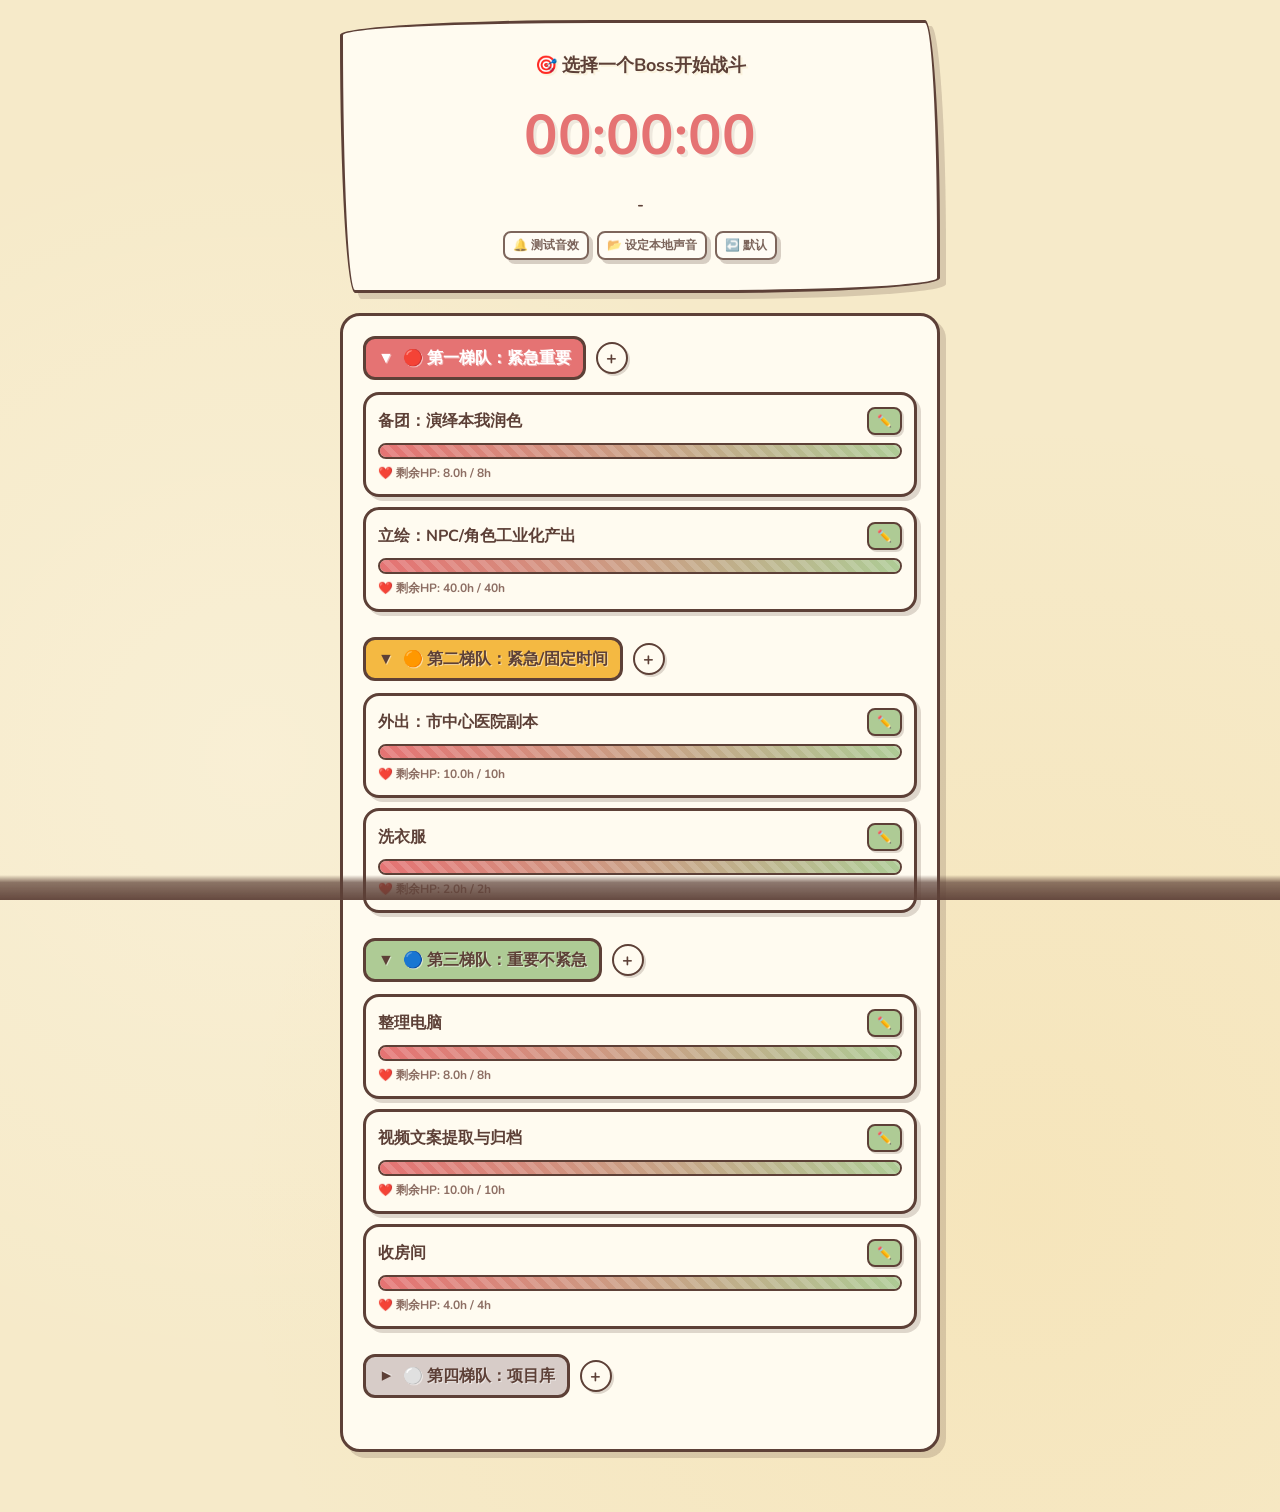
<file: indexl.html>
<!DOCTYPE html>
<html lang="zh-CN">
<head>
    <meta charset="UTF-8">
    <meta name="viewport" content="width=device-width, initial-scale=1.0">
    <title>任务Boss战</title>
    <style>
        @import url('https://fonts.googleapis.com/css2?family=Nunito:wght@400;700&display=swap');
        
        * {
            margin: 0;
            padding: 0;
            box-sizing: border-box;
        }
        
        body {
            font-family: 'Nunito', 'PingFang SC', sans-serif;
            background: #F6EAC9;
            min-height: 100vh;
            padding: 20px;
            padding-bottom: 40px;
            color: #5D4037;
            background-image: 
                radial-gradient(circle at 20% 50%, rgba(255,251,240,0.3) 0%, transparent 50%),
                radial-gradient(circle at 80% 80%, rgba(244,185,66,0.1) 0%, transparent 50%);
            overflow-y: auto;
        }
        
        .container {
            max-width: 600px;
            margin: 0 auto;
        }
        
        .timer-display {
            background: #FFFBF0;
            border: 3px solid #5D4037;
            border-radius: 255px 15px 225px 15px / 15px 225px 15px 255px;
            padding: 30px;
            margin-bottom: 20px;
            text-align: center;
            box-shadow: 6px 6px 0px rgba(93, 64, 55, 0.2);
            transition: all 0.3s;
            position: relative;
        }
        
        .timer-display.active {
            background: linear-gradient(135deg, #FFE5B4 0%, #F4B942 100%);
            animation: pulse 2s infinite;
        }
        
        @keyframes pulse {
            0%, 100% { transform: scale(1); }
            50% { transform: scale(1.02); }
        }
        
        .current-task {
            font-size: 18px;
            font-weight: 700;
            margin-bottom: 10px;
            color: #5D4037;
            text-shadow: 2px 2px 0px rgba(246, 234, 201, 0.5);
        }
        
        .countdown {
            font-size: 56px;
            font-weight: 700;
            margin: 20px 0;
            font-variant-numeric: tabular-nums;
            color: #E57373;
            text-shadow: 3px 3px 0px rgba(93, 64, 55, 0.1);
        }
        
        .task-progress {
            font-size: 16px;
            font-weight: 700;
            color: #5D4037;
        }
        
        .controls {
            display: flex;
            gap: 10px;
            justify-content: center;
            margin-top: 20px;
        }
        
        /* 音效设置区域 */
        .sound-controls {
            margin-top: 15px;
            display: flex;
            justify-content: center;
            gap: 8px;
            opacity: 0.8;
            transition: opacity 0.3s;
        }
        
        .sound-controls:hover {
            opacity: 1;
        }

        .btn-sound-small {
            padding: 4px 8px;
            border: 2px solid #5D4037;
            border-radius: 8px;
            font-size: 12px;
            background: rgba(255, 255, 255, 0.5);
            cursor: pointer;
            color: #5D4037;
            font-weight: 700;
        }

        .btn-sound-small:hover {
            background: #AECB95;
        }
        
        button {
            padding: 12px 24px;
            border: 3px solid #5D4037;
            border-radius: 12px;
            font-size: 16px;
            font-weight: 700;
            font-family: 'Nunito', sans-serif;
            cursor: pointer;
            transition: all 0.1s;
            box-shadow: 4px 4px 0px rgba(93, 64, 55, 0.3);
            color: #5D4037;
        }
        
        button:active {
            transform: translate(2px, 2px);
            box-shadow: 2px 2px 0px rgba(93, 64, 55, 0.3);
        }
        
        .btn-stop {
            background: #E57373;
            color: white;
        }
        
        .btn-pause {
            background: #F4B942;
        }
        
        .tasks {
            background: #FFFBF0;
            border: 3px solid #5D4037;
            border-radius: 20px;
            padding: 20px;
            box-shadow: 6px 6px 0px rgba(93, 64, 55, 0.2);
            min-height: 200px;
            margin-bottom: 20px;
        }
        
        .tier {
            margin-bottom: 25px;
            min-height: 50px; 
        }
        
        .tier-header {
            display: flex;
            align-items: center;
            margin-bottom: 12px;
            gap: 10px;
        }

        .tier-title {
            font-size: 16px;
            font-weight: 700;
            padding: 8px 12px;
            border-radius: 12px;
            display: inline-block;
            text-shadow: 1px 1px 0px rgba(255,255,255,0.5);
            cursor: pointer;
            user-select: none;
        }

        .add-task-btn {
            background: #FFFBF0;
            border: 2px solid #5D4037;
            border-radius: 50%;
            width: 32px;
            height: 32px;
            display: flex;
            align-items: center;
            justify-content: center;
            cursor: pointer;
            font-weight: bold;
            font-size: 18px;
            color: #5D4037;
            box-shadow: 2px 2px 0px rgba(93, 64, 55, 0.2);
            transition: transform 0.1s;
        }

        .add-task-btn:active {
            transform: scale(0.9);
        }
        
        .tier-red .tier-title { 
            background: #E57373; 
            color: white;
            border: 3px solid #5D4037;
        }
        .tier-orange .tier-title { 
            background: #F4B942; 
            border: 3px solid #5D4037;
        }
        .tier-blue .tier-title { 
            background: #AECB95; 
            border: 3px solid #5D4037;
        }
        .tier-gray .tier-title { 
            background: #D7CCC8; 
            border: 3px solid #5D4037;
        }
        
        .task-item {
            background: #FFFBF0;
            border: 3px solid #5D4037;
            border-radius: 16px;
            padding: 12px;
            margin-bottom: 10px;
            cursor: grab;
            transition: transform 0.2s, box-shadow 0.2s, background 0.2s, opacity 0.2s;
            box-shadow: 4px 4px 0px rgba(93, 64, 55, 0.2);
            position: relative;
        }

        .task-item:active {
            cursor: grabbing;
        }

        .task-item.dragging {
            opacity: 0.5;
            background: #FFF8E1;
            transform: scale(0.98);
            border: 3px dashed #5D4037;
        }
        
        .task-item:hover {
            background: #FFF8E1;
            transform: translateY(-2px);
            box-shadow: 6px 6px 0px rgba(93, 64, 55, 0.2);
        }
        
        .task-item.completed {
            opacity: 0.5;
            cursor: default;
            filter: grayscale(0.5);
        }
        
        .task-name {
            font-weight: 700;
            margin-bottom: 8px;
            display: flex;
            justify-content: space-between;
            align-items: center;
        }
        
        .edit-btn {
            background: #AECB95;
            border: 2px solid #5D4037;
            border-radius: 8px;
            padding: 4px 8px;
            font-size: 12px;
            cursor: pointer;
            box-shadow: 2px 2px 0px rgba(93, 64, 55, 0.2);
        }
        
        .edit-btn:active {
            transform: translate(1px, 1px);
            box-shadow: 1px 1px 0px rgba(93, 64, 55, 0.2);
        }
        
        .hp-bar-container {
            background: #E0D6BC;
            height: 16px;
            border-radius: 8px;
            border: 2px solid #5D4037;
            overflow: hidden;
            margin-bottom: 6px;
            position: relative;
        }
        
        .hp-bar-fill {
            height: 100%;
            transition: width 0.5s ease;
            background: linear-gradient(90deg, #E57373 0%, #AECB95 100%);
            background-image: 
                linear-gradient(45deg, rgba(255,255,255,.15) 25%, transparent 25%, transparent 50%, rgba(255,255,255,.15) 50%, rgba(255,255,255,.15) 75%, transparent 75%, transparent),
                linear-gradient(90deg, #E57373 0%, #AECB95 100%);
            background-size: 1rem 1rem, 100% 100%;
            position: relative;
        }
        
        .hp-bar-fill.low {
            background: linear-gradient(90deg, #E57373 0%, #E57373 100%);
            background-image: 
                linear-gradient(45deg, rgba(255,255,255,.15) 25%, transparent 25%, transparent 50%, rgba(255,255,255,.15) 50%, rgba(255,255,255,.15) 75%, transparent 75%, transparent),
                linear-gradient(90deg, #E57373 0%, #E57373 100%);
            background-size: 1rem 1rem, 100% 100%;
            animation: shake 0.5s;
        }
        
        @keyframes shake {
            0%, 100% { transform: translateX(0); }
            25% { transform: translateX(-2px); }
            75% { transform: translateX(2px); }
        }
        
        .task-hours {
            font-size: 12px;
            color: #8D6E63;
            font-weight: 700;
        }
        
        .rest-modal {
            display: none;
            position: fixed;
            top: 0;
            left: 0;
            right: 0;
            bottom: 0;
            background: rgba(93, 64, 55, 0.8);
            justify-content: center;
            align-items: center;
            z-index: 1000;
            animation: fadeIn 0.3s;
        }
        
        @keyframes fadeIn {
            from { opacity: 0; }
            to { opacity: 1; }
        }
        
        .rest-modal.show {
            display: flex;
        }
        
        .rest-content {
            background: #FFFBF0;
            padding: 40px;
            border-radius: 255px 15px 225px 15px / 15px 225px 15px 255px;
            border: 4px solid #5D4037;
            text-align: center;
            max-width: 400px;
            box-shadow: 8px 8px 0px rgba(93, 64, 55, 0.3);
            animation: bounceIn 0.5s;
        }
        
        @keyframes bounceIn {
            0% { transform: scale(0.3); }
            50% { transform: scale(1.05); }
            70% { transform: scale(0.9); }
            100% { transform: scale(1); }
        }
        
        .rest-content h2 {
            font-size: 32px;
            margin-bottom: 20px;
            color: #E57373;
            text-shadow: 2px 2px 0px rgba(246, 234, 201, 0.5);
        }
        
        .rest-content p {
            font-size: 18px;
            margin-bottom: 30px;
            color: #5D4037;
            line-height: 1.6;
        }
        
        .btn-continue {
            background: #AECB95;
            color: #5D4037;
            padding: 15px 40px;
            font-size: 18px;
            border: 3px solid #5D4037;
            box-shadow: 4px 4px 0px rgba(93, 64, 55, 0.3);
        }
        
        .edit-modal {
            display: none;
            position: fixed;
            top: 0;
            left: 0;
            right: 0;
            bottom: 0;
            background: rgba(93, 64, 55, 0.8);
            justify-content: center;
            align-items: center;
            z-index: 1001;
        }
        
        .edit-modal.show {
            display: flex;
        }
        
        .edit-content {
            background: #FFFBF0;
            padding: 30px;
            border-radius: 20px;
            border: 3px solid #5D4037;
            box-shadow: 6px 6px 0px rgba(93, 64, 55, 0.3);
            width: 320px;
        }
        
        .edit-content h3 {
            margin-bottom: 20px;
            color: #5D4037;
        }

        .edit-label {
            display: block;
            margin-bottom: 5px;
            font-weight: bold;
            font-size: 14px;
        }
        
        .edit-content input {
            width: 100%;
            padding: 12px;
            border: 3px solid #5D4037;
            border-radius: 12px;
            font-size: 16px;
            font-family: 'Nunito', sans-serif;
            margin-bottom: 15px;
            background: white;
        }
        
        .edit-buttons {
            display: flex;
            gap: 10px;
        }
        
        .btn-save {
            background: #AECB95;
            flex: 1;
        }
        
        .btn-cancel {
            background: #D7CCC8;
            flex: 1;
        }
        
        .btn-delete {
            background: #E57373;
            color: white;
            flex: 0.5;
            display: flex;
            align-items: center;
            justify-content: center;
        }

        .tier-collapse-icon {
            display: inline-block;
            transition: transform 0.3s;
            margin-right: 5px;
        }
        
        .tier-header.collapsed .tier-collapse-icon {
            transform: rotate(-90deg);
        }
        
        .tier-items {
            min-height: 10px; /* target area for empty lists */
            transition: max-height 0.3s ease;
        }
        
        .tier-items.collapsed {
            display: none;
        }
    
        /* ========== 太宰治消息列表 ========== */
        .lover-message-container {
            position: fixed;
            bottom: 0;
            left: 0;
            right: 0;
            max-height: 150px;
            background: linear-gradient(to top, rgba(93, 64, 55, 0.95) 0%, rgba(93, 64, 55, 0.7) 70%, transparent 100%);
            padding: 10px 20px 15px 20px;
            z-index: 100;
        }
        
        .message-list {
            display: flex;
            flex-direction: column;
            gap: 6px;
            max-height: 120px;
            overflow-y: auto;
        }
        
        .lover-message {
            align-self: flex-end;
            max-width: 80%;
            padding: 8px 14px;
            background: linear-gradient(135deg, #FFE5B4 0%, #F4B942 100%);
            border: 2px solid #5D4037;
            border-radius: 15px 15px 5px 15px;
            font-size: 14px;
            color: #5D4037;
            font-weight: 600;
            box-shadow: 2px 2px 0px rgba(0,0,0,0.1);
            animation: messageIn 0.3s ease;
        }
        
        @keyframes messageIn {
            from { 
                opacity: 0; 
                transform: translateY(10px) scale(0.95);
            }
            to { 
                opacity: 1; 
                transform: translateY(0) scale(1);
            }
        }
        
        .message-list::-webkit-scrollbar {
            width: 4px;
        }
        
        .message-list::-webkit-scrollbar-track {
            background: transparent;
        }
        
        .message-list::-webkit-scrollbar-thumb {
            background: rgba(255,255,255,0.3);
            border-radius: 2px;
        }
    
    </style>
</head>
<body>
    <div class="container">
        <div class="timer-display" id="timerDisplay">
            <div class="current-task" id="currentTaskName">🎯 选择一个Boss开始战斗</div>
            <div class="countdown" id="countdown">00:00:00</div>
            <div class="task-progress" id="taskProgress">-</div>
            
            <div class="controls" id="controls" style="display:none;">
                <button class="btn-pause" id="pauseBtn">⏸ 暂停</button>
                <button class="btn-stop" id="stopBtn">⏹ 停止</button>
            </div>

            <!-- 音效设置面板，鹤见君的需求 -->
            <div class="sound-controls">
                <button class="btn-sound-small" onclick="testAlarm()" title="测试当前闹铃声音">🔔 测试音效</button>
                <button class="btn-sound-small" onclick="document.getElementById('soundUpload').click()" title="上传自定义MP3/WAV">📂 设定本地声音</button>
                <button class="btn-sound-small" onclick="resetSound()" title="恢复默认哔哔声">↩️ 默认</button>
                <input type="file" id="soundUpload" accept="audio/*" style="display:none" onchange="handleSoundUpload(this)">
            </div>
        </div>
        
        <div class="tasks" id="tasksList"></div>
    </div>
    
    
    <!-- 太宰治消息列表 -->
    <div class="lover-message-container">
        <div class="message-list" id="messageList">
            <!-- 消息动态生成 -->
        </div>
    </div>
    
    <div class="rest-modal" id="restModal">
        <div class="rest-content">
            <h2>🐱 喵~</h2>
            <p>鹤见君，你已经专注了很久啦！<br>休息一下，喝口水吧~ ☕</p>
            <button class="btn-continue" onclick="closeRestModal()">知道了！</button>
        </div>
    </div>
    
    <div class="edit-modal" id="editModal">
        <div class="edit-content">
            <h3>✏️ 修改Boss属性</h3>
            
            <label class="edit-label">任务名称</label>
            <input type="text" id="editNameInput" placeholder="输入任务名称">
            
            <label class="edit-label">总时长 (小时)</label>
            <input type="number" id="editTimeInput" min="0" step="0.5" placeholder="输入新的总时长">
            
            <div class="edit-buttons">
                <button class="btn-save" onclick="saveEdit()">保存</button>
                <button class="btn-cancel" onclick="closeEditModal()">取消</button>
                <button class="btn-delete" onclick="deleteTask()" title="删除">🗑️</button>
            </div>
        </div>
    </div>

    <script>
        // 默认数据
        const defaultTasks = [
            {tier: 'red', tierName: '🔴 第一梯队：紧急重要', items: [
                {name: '备团：演绎本我润色', total: 8},
                {name: '立绘：NPC/角色工业化产出', total: 40}
            ]},
            {tier: 'orange', tierName: '🟠 第二梯队：紧急/固定时间', items: [
                {name: '外出：市中心医院副本', total: 10},
                {name: '洗衣服', total: 2}
            ]},
            {tier: 'blue', tierName: '🔵 第三梯队：重要不紧急', items: [
                {name: '整理电脑', total: 8},
                {name: '视频文案提取与归档', total: 10},
                {name: '收房间', total: 4}
            ]},
            {tier: 'gray', tierName: '⚪ 第四梯队：项目库', collapsed: true, items: [
                {name: '小丑牌Demo', total: 200},
                {name: '生活手游数值化正反馈设计师', total: 100},
                {name: '雾箱解谜AVG游戏', total: 80},
                {name: '渡园之+林中小屋replay', total: 60},
                {name: '星露谷AI电子室友Demo', total: 50},
                {name: '跑团问卷名片', total: 50},
                {name: '雾都孤儿 DOL 叙事插件', total: 40},
                {name: '明镜replay', total: 30},
                {name: '文豪野犬AVG开发', total: 20},
                {name: '共同设计时间协同Demo', total: 20},
                {name: '扣子Replay制作软件', total: 10},
                {name: '营销工具设计', total: 10},
                {name: '信息差商业发现工具', total: 10},
                {name: '亮光同人图', total: 10},
                {name: '审美导师', total: 10},
                {name: 'MCP，AI工具整理', total: 8},
                {name: 'Ob笔记 整理prompt', total: 4},
                {name: '谷歌AI账号整理', total: 2}
            ]}
        ];

        let tasks = [];
        let timer = null;
        let isPaused = false;
        let currentTask = null;
        let editingTask = null;
        let editingTaskCoords = null;
        
        // ========== 时间戳计时系统（修复后台计时问题）==========
        const TIMER_STATE_KEY = 'taskBoss_timer_state';
        let timerStartTimestamp = null;    // 计时开始的时间戳
        let totalPausedMs = 0;             // 累计暂停的毫秒数
        let pausedAtTimestamp = null;      // 暂停时的时间戳
        let sessionLimitSeconds = 0;       // 本局上限（秒）
        
        // ========== 太宰治文本池 ==========
        const DAZAI_TEXT_POOL = {
            TASK_CHAT: {
                START: ["那就开始吧。", "又要工作了？", "啊啊，真麻烦。", "去吧去吧。", "加油咯。"],
                PAUSE: ["累了？", "要休息吗？", "逃跑了啊。", "偷懒可不好哦。", "稍微歇歇吧。"],
                COMPLETE: ["做得很好。", "辛苦了。", "比我想象的能干。", "这就结束了？", "不错嘛。"],
                RESUME: ["继续了？", "休息够了吗？", "嗯，去吧。", "别勉强自己。", "我在看着呢。"]
            }
        };
        
        // ========== 消息系统 ==========
        const MESSAGES_KEY = 'lover_messages';
        
        function getLoverMessage(eventType) {
            let pool;
            switch(eventType) {
                case 'START_TASK': pool = DAZAI_TEXT_POOL.TASK_CHAT.START; break;
                case 'PAUSE_TASK': pool = DAZAI_TEXT_POOL.TASK_CHAT.PAUSE; break;
                case 'COMPLETE_TASK': pool = DAZAI_TEXT_POOL.TASK_CHAT.COMPLETE; break;
                case 'RESUME_TASK': pool = DAZAI_TEXT_POOL.TASK_CHAT.RESUME; break;
                default: pool = DAZAI_TEXT_POOL.TASK_CHAT.START;
            }
            return pool[Math.floor(Math.random() * pool.length)];
        }
        
        function addMessageToList(text) {
            let messages = JSON.parse(localStorage.getItem(MESSAGES_KEY) || '{"messages":[]}');
            messages.messages.push({
                id: "msg_" + Date.now(),
                text: text,
                timestamp: Date.now()
            });
            if (messages.messages.length > 50) {
                messages.messages = messages.messages.slice(-50);
            }
            localStorage.setItem(MESSAGES_KEY, JSON.stringify(messages));
            renderMessageList();
        }
        
        function renderMessageList() {
            const container = document.getElementById('messageList');
            if (!container) return;
            
            const messages = JSON.parse(localStorage.getItem(MESSAGES_KEY) || '{"messages":[]}');
            container.innerHTML = '';
            
            const recentMessages = messages.messages.slice(-10);
            recentMessages.forEach((msg, index) => {
                const div = document.createElement('div');
                div.className = 'lover-message';
                div.textContent = msg.text;
                div.style.opacity = Math.min(1, 0.3 + (index / recentMessages.length) * 0.7);
                container.appendChild(div);
            });
            
            container.scrollTop = container.scrollHeight;
        }
        
        // ========== 信号发送系统 ==========
        function sendSignal(type) {
            const packet = {
                type: type,
                timestamp: Date.now()
            };
            localStorage.setItem('reality_anchor_signal', JSON.stringify(packet));
            console.log("📡 [信号发送] " + type);
        } 
        
        // 默认的“复古”提示音
        const DEFAULT_AUDIO_SRC = '[data-uri]';
        
        // 动态加载音频
        let audio = new Audio();
        
        function initAudio() {
            const savedAudio = localStorage.getItem('customAlarmSound');
            if (savedAudio) {
                audio.src = savedAudio;
            } else {
                audio.src = DEFAULT_AUDIO_SRC;
            }
        }

        function initData() {
            const savedData = localStorage.getItem('taskBoss_v2_data');
            if (savedData) {
                try {
                    tasks = JSON.parse(savedData);
                } catch(e) {
                    tasks = loadDefaults();
                }
            } else {
                tasks = loadDefaults();
            }
            saveProgress();
            initAudio(); // 初始化音频
        }

        function loadDefaults() {
            return JSON.parse(JSON.stringify(defaultTasks)).map(tier => {
                tier.items = tier.items.map(task => {
                    return {
                        id: 'task_' + Math.random().toString(36).substr(2, 9),
                        name: task.name,
                        total: task.total,
                        remaining: task.total
                    };
                });
                return tier;
            });
        }

        function saveProgress() {
            localStorage.setItem('taskBoss_v2_data', JSON.stringify(tasks));
        }

        // --- 音效相关逻辑 ---
        
        function testAlarm() {
            // 鹤见君，记得不要在图书馆里点这个哦
            audio.currentTime = 0;
            audio.play().catch(e => alert("播放失败了，可能是浏览器权限问题，试着点一下页面其他地方再试？"));
        }

        function handleSoundUpload(input) {
            const file = input.files[0];
            if (!file) return;

            // 限制大小，不然LocalStorage会炸掉，你的浏览器也会恨你的
            if (file.size > 2 * 1024 * 1024) { // 2MB limit
                alert("太大了！鹤见君，音频文件请控制在2MB以内。我们不需要一整首交响乐来做闹铃。");
                return;
            }

            const reader = new FileReader();
            reader.onload = function(e) {
                const result = e.target.result;
                try {
                    localStorage.setItem('customAlarmSound', result);
                    audio.src = result;
                    alert("设置成功！点击“测试音效”听听看吧。");
                } catch (e) {
                    alert("存储空间不足，看来你的Local Storage塞满了东西呢。");
                }
            };
            reader.readAsDataURL(file);
        }

        function resetSound() {
            if(confirm("确定要换回默认的哔哔声吗？")) {
                localStorage.removeItem('customAlarmSound');
                audio.src = DEFAULT_AUDIO_SRC;
                alert("已恢复默认设置。");
            }
        }

        // --- 渲染逻辑 (保持原样) ---

        function renderTasks() {
            const container = document.getElementById('tasksList');
            container.innerHTML = '';
            
            tasks.forEach((tier, tierIndex) => {
                const tierDiv = document.createElement('div');
                tierDiv.className = `tier tier-${tier.tier}`;
                
                const header = document.createElement('div');
                header.className = 'tier-header';
                if (tier.collapsed) header.classList.add('collapsed');
                
                const title = document.createElement('div');
                title.className = 'tier-title';
                title.innerHTML = `<span class="tier-collapse-icon">▼</span> ${tier.tierName}`;
                title.onclick = () => toggleTier(tier, tierIndex);
                
                const addBtn = document.createElement('div');
                addBtn.className = 'add-task-btn';
                addBtn.textContent = '+';
                addBtn.title = '添加新任务';
                addBtn.onclick = (e) => {
                    e.stopPropagation();
                    addNewTask(tierIndex);
                };

                header.appendChild(title);
                header.appendChild(addBtn);
                tierDiv.appendChild(header);
                
                const itemsContainer = document.createElement('div');
                itemsContainer.className = 'tier-items';
                itemsContainer.dataset.tierIndex = tierIndex; 
                if (tier.collapsed) itemsContainer.classList.add('collapsed');
                
                itemsContainer.addEventListener('dragover', handleDragOver);
                itemsContainer.addEventListener('drop', (e) => handleDrop(e, tierIndex));
                itemsContainer.addEventListener('dragleave', handleDragLeave);

                tier.items.forEach((task, taskIndex) => {
                    const taskDiv = document.createElement('div');
                    taskDiv.className = 'task-item';
                    taskDiv.draggable = true;
                    if (task.remaining <= 0) {
                        taskDiv.classList.add('completed');
                    }
                    
                    taskDiv.addEventListener('dragstart', (e) => handleDragStart(e, tierIndex, taskIndex));
                    taskDiv.addEventListener('dragend', handleDragEnd);
                    
                    const hpPercent = (task.remaining / task.total) * 100;
                    
                    taskDiv.innerHTML = `
                        <div class="task-name">
                            <span>${task.name}</span>
                            <button class="edit-btn" onclick="event.stopPropagation(); openEditModal(${tierIndex}, ${taskIndex})">✏️</button>
                        </div>
                        <div class="hp-bar-container">
                            <div class="hp-bar-fill ${hpPercent < 30 ? 'low' : ''}" style="width: ${hpPercent}%"></div>
                        </div>
                        <div class="task-hours">❤️ 剩余HP: ${task.remaining.toFixed(1)}h / ${task.total}h</div>
                    `;
                    
                    if (task.remaining > 0) {
                        taskDiv.onclick = (e) => {
                            startTask(task);
                        };
                    }
                    
                    itemsContainer.appendChild(taskDiv);
                });
                
                tierDiv.appendChild(itemsContainer);
                container.appendChild(tierDiv);
            });
        }

        function toggleTier(tier, index) {
            tier.collapsed = !tier.collapsed;
            saveProgress();
            renderTasks();
        }

        // --- DnD Logic ---

        let draggedItem = null;

        function handleDragStart(e, tierIndex, taskIndex) {
            draggedItem = { tierIndex, taskIndex };
            e.target.classList.add('dragging');
            e.dataTransfer.effectAllowed = 'move';
            e.dataTransfer.setData('text/plain', JSON.stringify(draggedItem));
        }

        function handleDragEnd(e) {
            e.target.classList.remove('dragging');
            document.querySelectorAll('.drag-over').forEach(el => el.classList.remove('drag-over'));
            draggedItem = null;
        }

        function handleDragOver(e) {
            e.preventDefault(); 
            e.dataTransfer.dropEffect = 'move';
            return false;
        }

        function handleDragLeave(e) {
        }

        function handleDrop(e, targetTierIndex) {
            e.stopPropagation(); 
            
            if (!draggedItem) return false;

            const target = e.target.closest('.task-item');
            const container = e.target.closest('.tier-items');
            
            let targetTaskIndex;
            
            if (target) {
                const rect = target.getBoundingClientRect();
                const midY = rect.top + rect.height / 2;
                const siblings = Array.from(container.children);
                const hoverIndex = siblings.indexOf(target);
                
                if (e.clientY < midY) {
                    targetTaskIndex = hoverIndex;
                } else {
                    targetTaskIndex = hoverIndex + 1;
                }
            } else {
                targetTaskIndex = tasks[targetTierIndex].items.length;
            }

            moveTask(draggedItem.tierIndex, draggedItem.taskIndex, targetTierIndex, targetTaskIndex);
            
            return false;
        }

        function moveTask(fromTier, fromIdx, toTier, toIdx) {
            const taskToMove = tasks[fromTier].items[fromIdx];
            tasks[fromTier].items.splice(fromIdx, 1);
            
            if (fromTier === toTier && toIdx > fromIdx) {
                toIdx--;
            }
            
            tasks[toTier].items.splice(toIdx, 0, taskToMove);
            
            saveProgress();
            renderTasks();
        }

        // --- Editing Logic ---

        function openEditModal(tierIndex, taskIndex) {
            editingTaskCoords = { tierIndex, taskIndex };
            editingTask = tasks[tierIndex].items[taskIndex];
            
            document.getElementById('editNameInput').value = editingTask.name;
            document.getElementById('editTimeInput').value = editingTask.total;
            document.getElementById('editModal').classList.add('show');
        }

        function closeEditModal() {
            document.getElementById('editModal').classList.remove('show');
            editingTask = null;
            editingTaskCoords = null;
        }

        function saveEdit() {
            const newName = document.getElementById('editNameInput').value.trim();
            const newTotal = parseFloat(document.getElementById('editTimeInput').value);
            
            if (newName && newTotal && newTotal > 0 && editingTask) {
                const oldTotal = editingTask.total;
                const workedHours = oldTotal - editingTask.remaining;
                
                editingTask.name = newName;
                editingTask.total = newTotal;
                editingTask.remaining = Math.max(0, newTotal - workedHours);
                
                saveProgress();
                renderTasks();
            }
            closeEditModal();
        }
        
        function deleteTask() {
            if (editingTaskCoords && confirm('鹤见君，确定要删除这个任务吗？一旦删除就无法恢复了哦。')) {
                tasks[editingTaskCoords.tierIndex].items.splice(editingTaskCoords.taskIndex, 1);
                saveProgress();
                renderTasks();
                closeEditModal();
            }
        }
        
        // --- Add New Task ---
        
        function addNewTask(tierIndex) {
            const name = prompt("请输入新任务的名称：");
            if (name) {
                const totalStr = prompt("请输入总时长（小时）：", "2");
                const total = parseFloat(totalStr);
                
                if (!isNaN(total) && total > 0) {
                    const newTask = {
                        id: 'task_' + Math.now + Math.random(),
                        name: name,
                        total: total,
                        remaining: total
                    };
                    
                    tasks[tierIndex].items.push(newTask);
                    
                    if(tasks[tierIndex].collapsed) {
                        tasks[tierIndex].collapsed = false;
                    }
                    
                    saveProgress();
                    renderTasks();
                } else {
                    alert("时长格式不对哦，请输入数字。");
                }
            }
        }

        // --- Timer Logic (时间戳版本，修复后台计时) ---

        // 计算已过秒数（基于时间戳，不受后台节流影响）
        function getElapsedSeconds() {
            if (!timerStartTimestamp) return 0;
            
            let elapsed = Date.now() - timerStartTimestamp - totalPausedMs;
            if (isPaused && pausedAtTimestamp) {
                elapsed -= (Date.now() - pausedAtTimestamp);
            }
            return Math.floor(elapsed / 1000);
        }
        
        // 计算剩余秒数
        function getRemainingSeconds() {
            return Math.max(0, sessionLimitSeconds - getElapsedSeconds());
        }
        
        // 保存计时状态到localStorage
        function saveTimerState() {
            if (!currentTask) return;
            const state = {
                isRunning: timer !== null,
                isPaused: isPaused,
                taskId: currentTask.id,
                timerStartTimestamp: timerStartTimestamp,
                pausedAtTimestamp: pausedAtTimestamp,
                totalPausedMs: totalPausedMs,
                sessionLimitSeconds: sessionLimitSeconds
            };
            localStorage.setItem(TIMER_STATE_KEY, JSON.stringify(state));
        }
        
        // 清除计时状态
        function clearTimerState() {
            localStorage.removeItem(TIMER_STATE_KEY);
        }
        
        // 根据ID查找任务
        function findTaskById(taskId) {
            for (const tier of tasks) {
                for (const task of tier.items) {
                    if (task.id === taskId) return task;
                }
            }
            return null;
        }
        
        // 恢复计时状态（页面加载时调用）
        function restoreTimerState() {
            const saved = localStorage.getItem(TIMER_STATE_KEY);
            if (!saved) return false;
            
            try {
                const state = JSON.parse(saved);
                if (!state.isRunning || !state.taskId) {
                    clearTimerState();
                    return false;
                }
                
                currentTask = findTaskById(state.taskId);
                if (!currentTask || currentTask.remaining <= 0) {
                    clearTimerState();
                    return false;
                }
                
                timerStartTimestamp = state.timerStartTimestamp;
                totalPausedMs = state.totalPausedMs || 0;
                pausedAtTimestamp = state.pausedAtTimestamp;
                sessionLimitSeconds = state.sessionLimitSeconds;
                isPaused = state.isPaused;
                
                // 检查是否已超时
                if (getRemainingSeconds() <= 0) {
                    completeSession();
                    return true;
                }
                
                // 恢复UI
                document.getElementById('timerDisplay').classList.add('active');
                document.getElementById('currentTaskName').textContent = '⚔️ ' + currentTask.name;
                document.getElementById('controls').style.display = 'flex';
                document.getElementById('pauseBtn').textContent = isPaused ? '▶️ 继续' : '⏸ 暂停';
                
                // 重新启动定时器
                timer = setInterval(() => {
                    if (!isPaused) {
                        updateDisplay();
                        if (getRemainingSeconds() <= 0) {
                            completeSession();
                        }
                    }
                }, 1000);
                
                updateDisplay();
                console.log('✅ 计时状态已恢复');
                return true;
            } catch(e) {
                console.error('恢复计时状态失败:', e);
                clearTimerState();
                return false;
            }
        }

        function startTask(task) {
            if (timer) {
                alert('请先停止当前任务');
                return;
            }
            
            currentTask = task;
            const sessionTime = Math.min(task.remaining, 2);
            sessionLimitSeconds = sessionTime * 3600;
            timerStartTimestamp = Date.now();
            totalPausedMs = 0;
            pausedAtTimestamp = null;
            isPaused = false;
            
            document.getElementById('timerDisplay').classList.add('active');
            document.getElementById('currentTaskName').textContent = '⚔️ ' + task.name;
            document.getElementById('controls').style.display = 'flex';
            document.getElementById('pauseBtn').textContent = '⏸ 暂停';
            
            // 保存状态
            saveTimerState();
            
            // 发送信号 & 显示消息
            sendSignal('ENTER_DUNGEON');
            addMessageToList(getLoverMessage('START_TASK'));
            
            timer = setInterval(() => {
                if (!isPaused) {
                    updateDisplay();
                    if (getRemainingSeconds() <= 0) {
                        completeSession();
                    }
                }
            }, 1000);
            
            updateDisplay();
        }

        function updateDisplay() {
            const remaining = getRemainingSeconds();
            const h = Math.floor(remaining / 3600);
            const m = Math.floor((remaining % 3600) / 60);
            const s = Math.floor(remaining % 60);
            
            document.getElementById('countdown').textContent = 
                String(h).padStart(2,'0') + ':' + String(m).padStart(2,'0') + ':' + String(s).padStart(2,'0');
            
            if (currentTask) {
                document.getElementById('taskProgress').textContent = 
                    '❤️ Boss剩余HP: ' + currentTask.remaining.toFixed(1) + 'h';
            }
        }

        function completeSession() {
            clearInterval(timer);
            timer = null;
            
            audio.loop = true;
            audio.play().catch(e => console.log('Audio play failed:', e));
            
            const hoursWorked = getElapsedSeconds() / 3600;
            if (currentTask) {
                currentTask.remaining = Math.max(0, currentTask.remaining - hoursWorked);
                saveProgress();
            }
            
            // 发送信号 & 显示消息
            sendSignal('LEAVE_DUNGEON');
            addMessageToList(getLoverMessage('COMPLETE_TASK'));
            
            document.getElementById('restModal').classList.add('show');
            
            clearTimerState();
            resetTimer();
            renderTasks();
        }

        function closeRestModal() {
            document.getElementById('restModal').classList.remove('show');
            audio.pause();
            audio.currentTime = 0;
            audio.loop = false;
        }

        function resetTimer() {
            clearInterval(timer);
            timer = null;
            isPaused = false;
            currentTask = null;
            timerStartTimestamp = null;
            totalPausedMs = 0;
            pausedAtTimestamp = null;
            sessionLimitSeconds = 0;
            
            document.getElementById('timerDisplay').classList.remove('active');
            document.getElementById('currentTaskName').textContent = '🎯 选择一个Boss开始战斗';
            document.getElementById('countdown').textContent = '00:00:00';
            document.getElementById('taskProgress').textContent = '-';
            document.getElementById('controls').style.display = 'none';
            document.getElementById('pauseBtn').textContent = '⏸ 暂停';
        }

        document.getElementById('pauseBtn').onclick = () => {
            isPaused = !isPaused;
            
            if (isPaused) {
                pausedAtTimestamp = Date.now();
                sendSignal('LEAVE_DUNGEON');
                addMessageToList(getLoverMessage('PAUSE_TASK'));
            } else {
                if (pausedAtTimestamp) {
                    totalPausedMs += (Date.now() - pausedAtTimestamp);
                }
                pausedAtTimestamp = null;
                sendSignal('ENTER_DUNGEON');
                addMessageToList(getLoverMessage('RESUME_TASK'));
            }
            
            document.getElementById('pauseBtn').textContent = isPaused ? '▶️ 继续' : '⏸ 暂停';
            saveTimerState();
        };

        document.getElementById('stopBtn').onclick = () => {
            if (confirm('确定要停止吗？当前进度将会保存')) {
                const hoursWorked = getElapsedSeconds() / 3600;
                if(currentTask) {
                    currentTask.remaining = Math.max(0, currentTask.remaining - hoursWorked);
                    saveProgress();
                }
                
                sendSignal('LEAVE_DUNGEON');
                
                clearTimerState();
                resetTimer();
                renderTasks();
            }
        };
        
        // 页面可见性变化时立即更新显示
        document.addEventListener('visibilitychange', () => {
            if (document.visibilityState === 'visible' && timer && !isPaused) {
                updateDisplay();
                // 检查是否已超时
                if (getRemainingSeconds() <= 0) {
                    completeSession();
                }
            }
        });
        
        // 页面关闭前保存状态
        window.addEventListener('beforeunload', () => {
            if (timer) {
                saveTimerState();
            }
        });

        // Boot
        initData();
        renderTasks();
        renderMessageList();
        
        // 尝试恢复计时状态
        restoreTimerState();

    </script>
</body>
</html>
</file>
<file: css/backend.css>
/* =======================================================
   无貌之神的演员 - 后台控制台 v3.0
   A Dark Room 风格 + 剧场后台档案系统
   ======================================================= */

/* 1. 全局基础 */
body.backend {
    font-family: "Courier New", Courier, monospace;
    background-color: #f7f7f7;
    color: #2c2c2c;
    margin: 0;
    padding: 20px;
    min-height: 100vh;
    line-height: 1.6;
}

/* 2. 布局核心：左窄-中宽-右窄 (220px - 1fr - 220px) */
.backend-container {
    max-width: 1100px;
    margin: 40px auto;
    display: grid;
    grid-template-columns: 220px 1fr 220px;
    gap: 40px;
    align-items: start;
}

/* 3. 顶部标题（跨越三列） */
.backend-header {
    grid-column: 1 / -1;
    text-align: center;
    margin-bottom: 20px;
    border-bottom: 1px dashed #ccc;
    padding-bottom: 20px;
}

.backend-header h1 {
    font-size: 2em;
    margin: 0 0 10px 0;
    color: #2c2c2c;
    text-shadow: none;
    letter-spacing: 2px;
    text-transform: uppercase;
}

.backend-header .subtitle {
    font-size: 0.9em;
    color: #888;
    margin-top: 10px;
}

/* =======================================================
   左侧：状态监视器（冷静的仪表盘）
   ======================================================= */
.left-column {
    font-family: "Courier New", monospace;
    color: #555;
    font-size: 12px;
}

/* SAN值容器 */
.san-container {
    background: transparent;
    padding: 0;
    border: none;
    margin-bottom: 20px;
}

.san-label {
    font-size: 11px;
    margin-bottom: 8px;
    color: #666;
    text-transform: uppercase;
    letter-spacing: 1px;
}

.san-bar-container {
    background: #fff;
    height: 8px; /* 更细，更像精密仪器 */
    border-radius: 0;
    overflow: hidden;
    box-shadow: none;
    border: 1px solid #333;
}

.san-bar {
    height: 100%;
    background-color: #333 !important;
    background-image: none !important;
    transition: width 0.5s ease;
    border-radius: 0;
}

.san-value {
    text-align: left;
    margin-top: 5px;
    font-size: 10px;
    color: #999;
}

/* 位置/状态信息 */
.location-info {
    margin-top: 30px;
    padding-top: 15px;
    border-top: 1px dotted #ccc;
    font-size: 11px;
    color: #666;
}

.location-label {
    text-transform: uppercase;
    letter-spacing: 0.5px;
    margin-bottom: 5px;
}

/* =======================================================
   中间核心：副本档案列表（视觉重心）
   ======================================================= */

/* 档案区标题 */
.dungeon-selection-header {
    margin-bottom: 20px;
    position: relative;
}

.dungeon-selection-header::before {
    content: "● ACTIVE / SELECTING_SCRIPT...";
    display: block;
    font-size: 10px;
    color: #333;
    margin-bottom: 10px;
    font-family: "Courier New", monospace;
    font-weight: bold;
    letter-spacing: 1px;
}

.dungeon-selection-header h2 {
    font-size: 1.2em;
    color: #2c2c2c;
    text-transform: uppercase;
    letter-spacing: 1px;
    margin: 0;
}

/* 档案列表：单列竖排 */
.dungeon-selection {
    /* 不使用 grid */
}

.dungeon-list {
    display: flex;
    flex-direction: column; /* 强制竖排 */
    gap: 15px;
}

/* 档案卡片：扁平条目 */
.dungeon-card {
    display: grid;
    grid-template-columns: 1fr auto;
    grid-template-rows: auto auto;
    border: 1px solid #e0e0e0;
    border-left: 4px solid #ccc; /* 左侧灰条 */
    background: #fff;
    padding: 15px 20px;
    cursor: pointer;
    transition: all 0.2s ease;
    position: relative;
}

/* 悬停效果：档案"被抽出" */
.dungeon-card:hover {
    border-color: #333;
    border-left-color: #000;
    transform: translateX(10px); /* 向右滑出 */
    box-shadow: -5px 5px 0px rgba(0,0,0,0.1);
}

/* 已完成的档案：深色边框 */
.dungeon-card.completed {
    border-color: #666;
    border-left-color: #333;
    border-width: 2px;
    border-left-width: 4px;
}

.dungeon-card.completed::after {
    content: "✓ COMPLETED";
    position: absolute;
    top: 5px;
    right: 10px;
    font-size: 9px;
    color: #666;
    letter-spacing: 1px;
}

/* 档案标题 */
.dungeon-card h3 {
    margin: 0;
    font-size: 16px;
    font-weight: bold;
    color: #333;
    grid-column: 1;
    font-family: "Georgia", serif; /* 衬线体，优雅 */
}

/* 难度星级 */
.dungeon-card .difficulty {
    grid-column: 2;
    text-align: right;
    font-size: 12px;
    color: #888;
    font-family: "Courier New", monospace;
}

.dungeon-info {
    grid-column: 2;
    text-align: right;
    font-size: 11px;
    color: #888;
}

/* 通关条件/描述（平时收起，悬停显示） */
.dungeon-card .conditions,
.dungeon-card p {
    grid-column: 1 / -1;
    margin-top: 8px;
    font-size: 12px;
    color: #999;
    line-height: 1.4;
}

.dungeon-card:hover .conditions,
.dungeon-card:hover p {
    color: #555;
}

/* 纪念品信息 */
.dungeon-card .souvenir {
    grid-column: 1 / -1;
    margin-top: 8px;
    padding-top: 8px;
    border-top: 1px dashed #e0e0e0;
    font-size: 11px;
    color: #aaa;
}

.dungeon-card:hover .souvenir {
    color: #888;
}

/* =======================================================
   左侧：剧本显示区（休眠状态）
   ======================================================= */
.text-display {
    background: #fff;
    padding: 20px;
    border-radius: 0;
    margin-bottom: 30px;
    min-height: 150px;
    border: 1px solid #ddd;
    border-left: 1px dashed #ccc; /* 虚线表示"离线" */
    opacity: 0.5; /* 半透明 */
    filter: grayscale(100%);
    pointer-events: none; /* 禁止交互 */
    animation: fadeIn 0.5s ease;
    position: relative;
}

.text-display::before {
    content: "● OFFLINE / STANDBY";
    display: block;
    font-size: 10px;
    color: #ccc;
    margin-bottom: 10px;
    font-family: "Courier New", monospace;
    letter-spacing: 1px;
}

@keyframes fadeIn {
    from { opacity: 0; }
    to { opacity: 0.5; } /* 注意这里是0.5 */
}

.text-display .text-content {
    font-size: 1em;
    line-height: 1.8;
    color: #999; /* 灰色 */
}

.text-display .text-timer {
    font-size: 0.8em;
    color: #ccc;
    margin-top: 15px;
}

/* =======================================================
   右侧：仓库（纪念品）
   ======================================================= */
.souvenirs-section {
    margin-top: 0;
    border: none;
    padding: 0;
}

.souvenirs-section h2 {
    font-size: 1em;
    color: #666;
    border: none;
    border-bottom: 1px dotted #ccc;
    padding-bottom: 10px;
    text-transform: uppercase;
    letter-spacing: 1px;
    margin-bottom: 15px;
}

.souvenirs-grid {
    display: flex;
    flex-direction: column;
    gap: 10px;
    margin-top: 15px;
}

.souvenir-item {
    background: #fff;
    padding: 10px;
    border-radius: 0;
    text-align: left;
    border: 1px solid #e0e0e0;
    font-size: 11px;
}

.souvenir-item .icon {
    font-size: 1.2em;
    margin-bottom: 5px;
    display: block;
}

.souvenir-item .name {
    font-size: 12px;
    font-weight: bold;
    color: #333;
    margin-bottom: 3px;
}

.souvenir-item .rarity {
    font-size: 10px;
    color: #999;
    margin-top: 3px;
}

.souvenir-item .buff {
    font-size: 10px;
    color: #666;
    margin-top: 5px;
    line-height: 1.3;
}

/* =======================================================
   技能区域（如果显示在后台）
   ======================================================= */
.skills-summary {
    background: transparent;
    border: 1px solid #ddd;
    border-radius: 0;
    padding: 15px;
    margin-bottom: 30px;
    grid-column: 1 / -1; /* 跨越三列 */
}

.skills-title {
    font-size: 1em;
    color: #2c2c2c;
    margin-bottom: 15px;
    text-align: left;
    text-transform: uppercase;
    letter-spacing: 1px;
    border-bottom: 1px dashed #ccc;
    padding-bottom: 10px;
}

.skills-grid {
    display: grid;
    grid-template-columns: repeat(auto-fill, minmax(120px, 1fr));
    gap: 10px;
}

.skill-item {
    background: #fff;
    border: 1px solid #ddd;
    border-radius: 0;
    padding: 10px;
    text-align: center;
}

.skill-item:hover {
    border-color: #333;
    background: #f7f7f7;
}

.skill-name {
    font-size: 0.85em;
    color: #2c2c2c;
    margin-bottom: 8px;
    text-transform: uppercase;
    letter-spacing: 0.5px;
}

.skill-level {
    font-size: 0.9em;
    color: #888;
    font-weight: normal;
}

.skill-progress-bar {
    width: 100%;
    height: 4px;
    background: #e8e8e8;
    border: 1px solid #333;
    border-radius: 0;
    overflow: hidden;
    margin: 6px 0;
}

.skill-progress-fill {
    height: 100%;
    background-color: #333 !important;
    background-image: none !important;
    transition: width 0.3s ease;
}

.skill-exp {
    font-size: 0.7em;
    color: #999;
    margin-top: 4px;
}

/* =======================================================
   按钮样式（ADR风格）
   ======================================================= */
.actions {
    display: flex;
    flex-direction: column;
    gap: 15px;
    grid-column: 2; /* 放在中间列 */
}

.btn {
    background: #fff;
    color: #2c2c2c;
    border: 1px solid #333 !important;
    padding: 10px 20px;
    font-size: 0.9em;
    border-radius: 0 !important;
    cursor: pointer;
    transition: all 0.2s ease;
    text-transform: uppercase;
    letter-spacing: 1px;
    box-shadow: none !important;
    font-family: inherit;
}

.btn:hover {
    transform: none;
    background: #333 !important;
    color: #fff !important;
    text-decoration: none;
}

.btn:disabled {
    background: #f0f0f0 !important;
    border-color: #ccc !important;
    color: #999 !important;
    cursor: not-allowed;
}

/* =======================================================
   响应式设计
   ======================================================= */
@media (max-width: 768px) {
    .backend-container {
        grid-template-columns: 1fr;
        gap: 20px;
    }

    .backend-header h1 {
        font-size: 1.5em;
    }

    .skills-grid {
        grid-template-columns: repeat(auto-fill, minmax(100px, 1fr));
    }

    .dungeon-card {
        transform: none !important;
    }

    .dungeon-card:hover {
        transform: translateX(5px);
    }
}
</file>
<file: css/adr_real.css>
/* =========================================================
PROJECT: 无貌之神 - A Dark Room 深度复刻版 v2.0
========================================================= */

/* 1. 全局氛围：护眼、纸质感、衬线体 */
body {
    background-color: #f3f3f3;
    color: #333333;
    font-family: "Georgia", "Times New Roman", serif;
    font-size: 14px;
    line-height: 1.5;
    margin: 0;
    padding: 0;
    height: 100vh;
    overflow-x: hidden;
}

/* 2. 布局核心：把散乱的内容捏在一起 */
.backend-container, .game-container {
    max-width: 960px;
    margin: 0 auto;
    padding: 40px 20px;
    display: grid;
    grid-template-columns: 200px 1fr 200px;
    gap: 30px;
    align-items: start;
}

/* ---------------------------------------------------------
区域重构：针对 HTML 结构进行"整容"
--------------------------------------------------------- */
#story-log, #text-display-area {
    font-family: "Courier New", monospace;
    font-size: 12px;
    color: #666;
    border-left: 1px solid #ccc;
    padding-left: 15px;
    margin-bottom: 20px;
    max-height: 300px;
    overflow-y: hidden;
}

/* [顶部] 标题与SAN值 */
h1, h2 {
    font-weight: normal;
    text-align: center;
    margin-bottom: 30px;
    letter-spacing: 2px;
    grid-column: 1 / -1;
}

/* SAN值条 - 极简线条风 */
#san-container {
    width: 60%;
    margin: 0 auto 40px auto;
    border: 1px solid #999;
    height: 10px;
    padding: 1px;
    grid-column: 1 / -1;
}

#san-bar {
    background: #333;
    height: 100%;
    transition: width 0.3s;
}

/* ---------------------------------------------------------
组件样式：去卡片化，变按钮列表
--------------------------------------------------------- */
.dungeon-list {
    display: flex;
    flex-direction: column;
    gap: 10px;
    max-width: 400px;
    margin: 0 auto;
    grid-column: 2;
}

.dungeon-card {
    background: transparent;
    border: 1px solid transparent;
    border-bottom: 1px dotted #ccc;
    padding: 10px 5px;
    cursor: pointer;
    transition: all 0.2s;
    display: flex;
    justify-content: space-between;
    align-items: center;
}

.dungeon-card:hover {
    background-color: #e8e8e8;
    border-radius: 4px;
    padding-left: 15px;
}

.dungeon-card h3 {
    font-size: 14px;
    margin: 0;
    font-weight: bold;
    color: #222;
}

.dungeon-card p {
    font-size: 12px;
    color: #888;
    margin: 0;
}

/* ---------------------------------------------------------
按钮：经典的 [ 按钮 ] 风格
--------------------------------------------------------- */
.btn {
    background: transparent;
    border: 1px solid #bbb;
    color: #444;
    padding: 8px 15px;
    font-family: "Courier New", monospace;
    font-size: 13px;
    cursor: pointer;
    border-radius: 3px;
    text-decoration: none;
    display: inline-block;
    transition: all 0.2s;
}

.btn:hover {
    background: #fff;
    border-color: #333;
    color: #000;
    box-shadow: 0 1px 3px rgba(0,0,0,0.1);
}

.btn:disabled {
    border-color: #ddd;
    color: #ccc;
    cursor: default;
    background: transparent;
    box-shadow: none;
}

/* ---------------------------------------------------------
[右侧] 存量/技能 (模拟ADR右侧栏)
--------------------------------------------------------- */
.souvenir-container, .skills-container {
    border-left: none;
    font-size: 12px;
}

.souvenir-item {
    display: flex;
    justify-content: space-between;
    padding: 5px 0;
    border-bottom: 1px solid #eee;
    color: #666;
}

/* ---------------------------------------------------------
技能栏整容手术 - "数据终端" 风格
================================================ */
#skills-container, .skills-list {
    display: grid;
    grid-template-columns: repeat(4, 1fr);
    gap: 15px 30px;
    padding: 20px 0;
    margin: 20px 0;
    border-top: 1px dashed #ccc;
    border-bottom: 1px dashed #ccc;
    background: transparent;
}

.skill-item {
    border: none !important;
    background: transparent !important;
    padding: 0 !important;
    margin: 0 !important;
    text-align: left;
    display: flex;
    flex-direction: column;
    justify-content: center;
}

.skill-name {
    font-family: "Courier New", monospace;
    font-size: 13px;
    font-weight: bold;
    color: #444;
    margin-bottom: 4px;
    display: flex;
    justify-content: space-between;
}

.skill-level {
    font-weight: normal;
    color: #888;
}

.progress-bar-bg {
    width: 100%;
    height: 3px;
    background-color: #e0e0e0;
    border: none;
    border-radius: 0;
}

.progress-bar-fill {
    height: 100%;
    background-color: #333;
    border-radius: 0;
}

.progress-text {
    display: none;
}

.skill-item:hover .progress-text {
    display: block;
    font-size: 10px;
    position: absolute;
    background: white;
    border: 1px solid #333;
    padding: 2px;
}

/* ---------------------------------------------------------
剧本框优化
================================================ */
#story-display, .story-box {
    border: none;
    border-left: 2px solid #333;
    background: transparent;
    font-family: "Georgia", serif;
    font-size: 16px;
    color: #222;
    line-height: 1.8;
    padding: 10px 20px;
    min-height: 200px;
}

/* NPC台词样式 */
.story-npc_lover {
    color: #8b4513;
    font-style: italic;
}

.story-npc_contractor {
    color: #556b2f;
    font-style: italic;
}

/* =======================================================
   AVG 剧场弹窗样式 (追加)
   ======================================================= */

/* 1. 弹窗容器：极简白底，去除多余色彩 */
#event-popup, .event-popup {
    position: fixed !important;
    top: 50% !important;
    left: 50% !important;
    transform: translate(-50%, -50%) !important;
    width: 90% !important;
    max-width: 550px !important;
    z-index: 2000 !important;

    /* 视觉核心：纸质感 */
    background-color: #fcfcfc !important; /* 极淡的灰白 */
    border: 1px solid #333 !important;     /* 细黑边框 */
    box-shadow: 8px 8px 0 rgba(0,0,0,0.1) !important; /* 硬阴影 */
    border-radius: 0 !important;           /* 拒绝圆角 */
    padding: 30px !important;
    
    display: flex;
    flex-direction: column;
    gap: 20px;
}

/* 2. 标题：经典衬线体 */
.event-title {
    margin: 0 !important;
    font-family: "Georgia", serif !important;
    font-size: 20px !important;
    font-weight: bold !important;
    color: #000 !important;
    border-bottom: 1px dashed #999 !important;
    padding-bottom: 10px !important;
    text-align: center !important;
    letter-spacing: 1px !important;
}

/* 3. 正文内容 */
.event-text {
    font-family: "Georgia", serif !important;
    font-size: 16px !important;
    line-height: 1.8 !important;
    color: #333 !important;
    margin: 10px 0 !important;
    min-height: 40px;
    white-space: pre-wrap; /* 保留换行 */
}

/* 4. 效果/提示框：打字机风格 */
.event-effect {
    font-family: "Courier New", monospace !important;
    font-size: 13px !important;
    color: #555 !important;
    background: #eee !important;
    padding: 8px 12px !important;
    border-left: 3px solid #333 !important;
    margin-top: 10px !important;
}

/* 5. 选项按钮容器 */
.event-choices {
    display: flex;
    flex-direction: column;
    gap: 10px;
    margin-top: 10px;
}

/* 6. 按钮强制覆盖样式 */
.event-choices .btn, .event-actions .btn {
    display: block;
    width: 100%;
    text-align: left;
    background: transparent !important;
    border: 1px solid #ccc !important;
    color: #333 !important;
    padding: 12px 15px !important;
    font-family: "Courier New", monospace !important;
    font-size: 14px !important;
    cursor: pointer !important;
    transition: all 0.2s !important;
    border-radius: 0 !important;
}

.event-choices .btn:hover, .event-actions .btn:hover {
    background: #333 !important;
    color: #fff !important;
    border-color: #333 !important;
}
</file>
